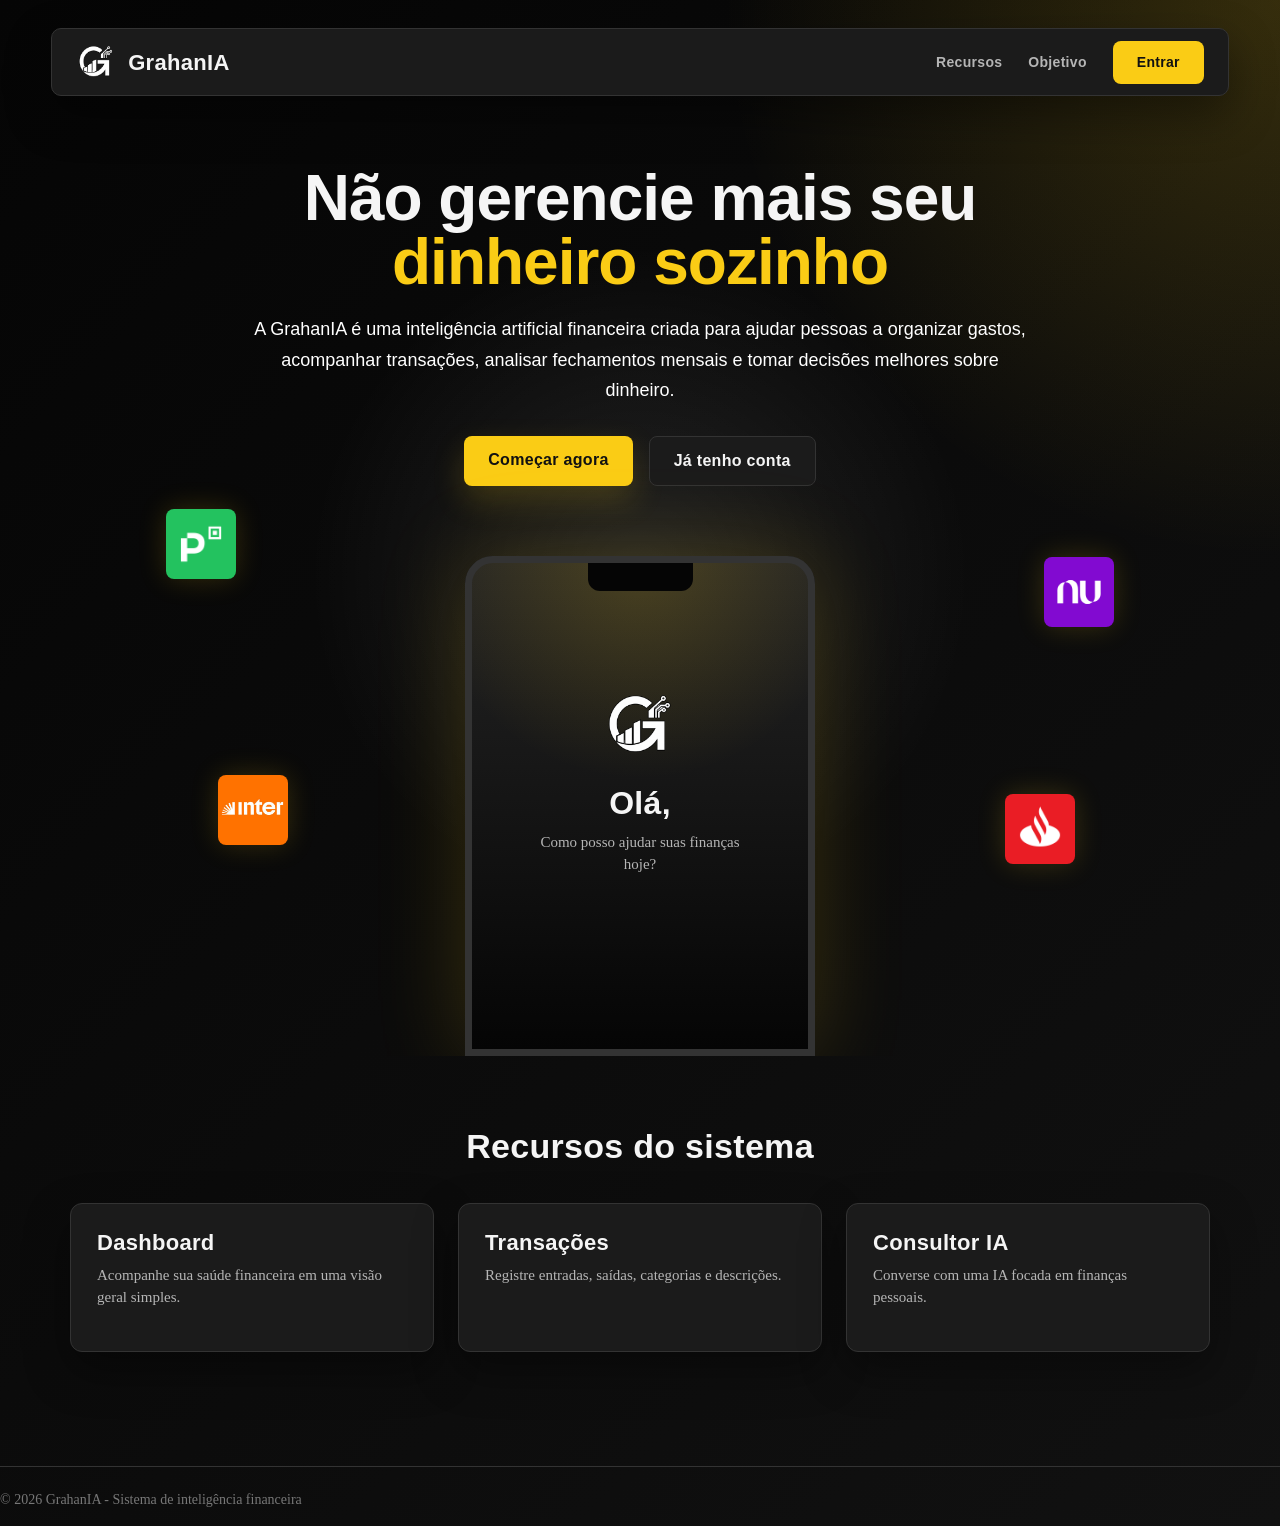
<file: index.html>
<!DOCTYPE html>
<html lang="pt-BR">
<head>
    <meta charset="UTF-8">
    <meta name="viewport" content="width=device-width, initial-scale=1.0">
    <title>GrahanIA</title>

    <!-- Framework CSS Bootstrap -->
    <link href="https://cdn.jsdelivr.net/npm/bootstrap@5.3.3/dist/css/bootstrap.min.css" rel="stylesheet">

    <!-- CSS do projeto -->
    <link rel="stylesheet" href="css/style.css">
</head>
<body>

    <!-- Cabeçalho da página inicial -->
    <header class="home-topbar">
        <a href="index.html" class="home-logo">
            <img src="img/logo.png" alt="Logotipo da GrahanIA">
            <span>GrahanIA</span>
        </a>

        <nav class="home-menu">
            <a href="#recursos">Recursos</a>
            <a href="#objetivo">Objetivo</a>
            <a href="login.html" class="home-login">Entrar</a>
        </nav>
    </header>

    <!-- Conteúdo principal -->
    <main class="home-main">
        <section class="hero-section" id="objetivo">

            <!-- Bancos flutuantes -->
            <div class="bank-floating bank-picpay">
                <img src="img/Picpayicon.png" alt="Logo PicPay">
            </div>

            <div class="bank-floating bank-nubank">
                <img src="img/nubank.png" alt="Logo Nubank">
            </div>

            <div class="bank-floating bank-inter">
                <img src="img/inter.png" alt="Logo Inter">
            </div>

            <div class="bank-floating bank-santander">
                <img src="img/santander-br.png" alt="Logo Santander">
            </div>

            <div class="hero-content">
                <h1>Não gerencie mais seu <span>dinheiro sozinho</span></h1>

                <p>
                    A GrahanIA é uma inteligência artificial financeira criada para ajudar
                    pessoas a organizar gastos, acompanhar transações, analisar fechamentos
                    mensais e tomar decisões melhores sobre dinheiro.
                </p>

                <div class="hero-buttons d-flex justify-content-center gap-3 flex-wrap">
                    <a href="registro.html" class="btn btn-primary custom-primary">Começar agora</a>
                    <a href="login.html" class="btn btn-outline-light custom-secondary">Já tenho conta</a>
                </div>
            </div>

            <div class="phone-preview">
                <div class="phone-top"></div>

                <div class="phone-content">
                    <img src="img/logo.png" alt="Logotipo da GrahanIA">
                    <h2>Olá,</h2>
                    <p>Como posso ajudar suas finanças hoje?</p>
                </div>
            </div>
        </section>

        <section class="home-resources container" id="recursos">
            <h2>Recursos do sistema</h2>

            <div class="row g-4">
                <article class="col-md-4">
                    <div class="resource-card">
                        <h3>Dashboard</h3>
                        <p>Acompanhe sua saúde financeira em uma visão geral simples.</p>
                    </div>
                </article>

                <article class="col-md-4">
                    <div class="resource-card">
                        <h3>Transações</h3>
                        <p>Registre entradas, saídas, categorias e descrições.</p>
                    </div>
                </article>

                <article class="col-md-4">
                    <div class="resource-card">
                        <h3>Consultor IA</h3>
                        <p>Converse com uma IA focada em finanças pessoais.</p>
                    </div>
                </article>
            </div>
        </section>
    </main>

    <!-- Rodapé -->
    <footer class="footer">
        <p>© 2026 GrahanIA - Sistema de inteligência financeira</p>
    </footer>
    <script src="js/tema.js"></script>
</body>
</html>
</file>
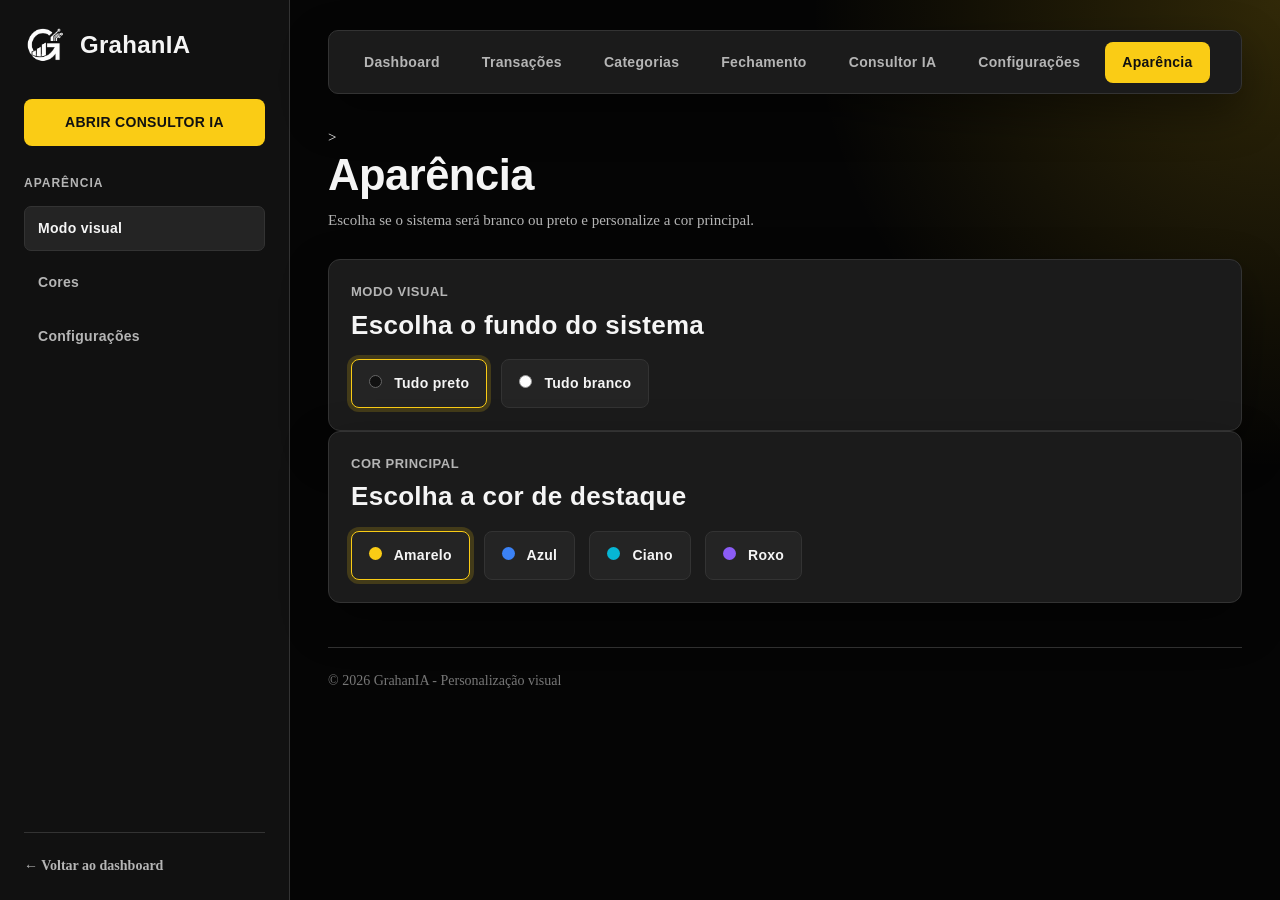
<file: aparencia.html>
<!DOCTYPE html>
<html lang="pt-BR">
<head>
    <meta charset="UTF-8">
    <meta name="viewport" content="width=device-width, initial-scale=1.0">
    <title>Aparência | GrahanIA</title>

    <link href="https://cdn.jsdelivr.net/npm/bootstrap@5.3.3/dist/css/bootstrap.min.css" rel="stylesheet">
    <link rel="stylesheet" href="css/style.css">
</head>
<body>

<div class="app-layout">

    <aside class="sidebar">
        <div>
            <a href="dashboard.html" class="sidebar-logo">
                <img src="img/logo.png" alt="Logotipo da GrahanIA">
                <h2>GrahanIA</h2>
            </a>

            <a href="consultor.html" class="new-chat">Abrir Consultor IA</a>

            <nav class="history">
                <h3>Aparência</h3>
                <a href="#modo" class="active">Modo visual</a>
                <a href="#cores">Cores</a>
                <a href="configuracoes.html">Configurações</a>
            </nav>
        </div>

        <a href="dashboard.html" class="sidebar-bottom-link">← Voltar ao dashboard</a>
    </aside>

    <main class="page-content">

        <nav class="system-top-menu">
            <a href="dashboard.html">Dashboard</a>
            <a href="transacoes.html">Transações</a>
            <a href="categoria.html">Categorias</a>
            <a href="fechamento.html">Fechamento</a>
            <a href="consultor.html">Consultor IA</a>
            <a href="configuracoes.html">Configurações</a>
            <a href="aparencia.html" class="active">Aparência</a>
        </nav>>

        <header class="page-header">
            <div>
                <h1>Aparência</h1>
                <p>Escolha se o sistema será branco ou preto e personalize a cor principal.</p>
            </div>
        </header>

        <section class="chart-card" id="modo">
            <div class="chart-header">
                <p>Modo visual</p>
                <h2>Escolha o fundo do sistema</h2>
            </div>

            <div class="theme-options">
                <button class="theme-button" type="button" data-mode-button="dark" onclick="mudarModo('dark')">
                    <span class="theme-dot theme-dark"></span>
                    Tudo preto
                </button>

                <button class="theme-button" type="button" data-mode-button="white" onclick="mudarModo('white')">
                    <span class="theme-dot theme-white"></span>
                    Tudo branco
                </button>
            </div>
        </section>

        <section class="chart-card" id="cores">
            <div class="chart-header">
                <p>Cor principal</p>
                <h2>Escolha a cor de destaque</h2>
            </div>

            <div class="theme-options">
                <button class="theme-button" type="button" data-accent-button="yellow" onclick="mudarCor('yellow')">
                    <span class="theme-dot theme-yellow"></span>
                    Amarelo
                </button>

                <button class="theme-button" type="button" data-accent-button="blue" onclick="mudarCor('blue')">
                    <span class="theme-dot theme-blue"></span>
                    Azul
                </button>

                <button class="theme-button" type="button" data-accent-button="cyan" onclick="mudarCor('cyan')">
                    <span class="theme-dot theme-cyan"></span>
                    Ciano
                </button>

                <button class="theme-button" type="button" data-accent-button="purple" onclick="mudarCor('purple')">
                    <span class="theme-dot theme-purple"></span>
                    Roxo
                </button>
            </div>
        </section>

        <footer class="footer">
            <p>© 2026 GrahanIA - Personalização visual</p>
        </footer>

    </main>

</div>

<script src="js/tema.js"></script>
</body>
</html>
</file>
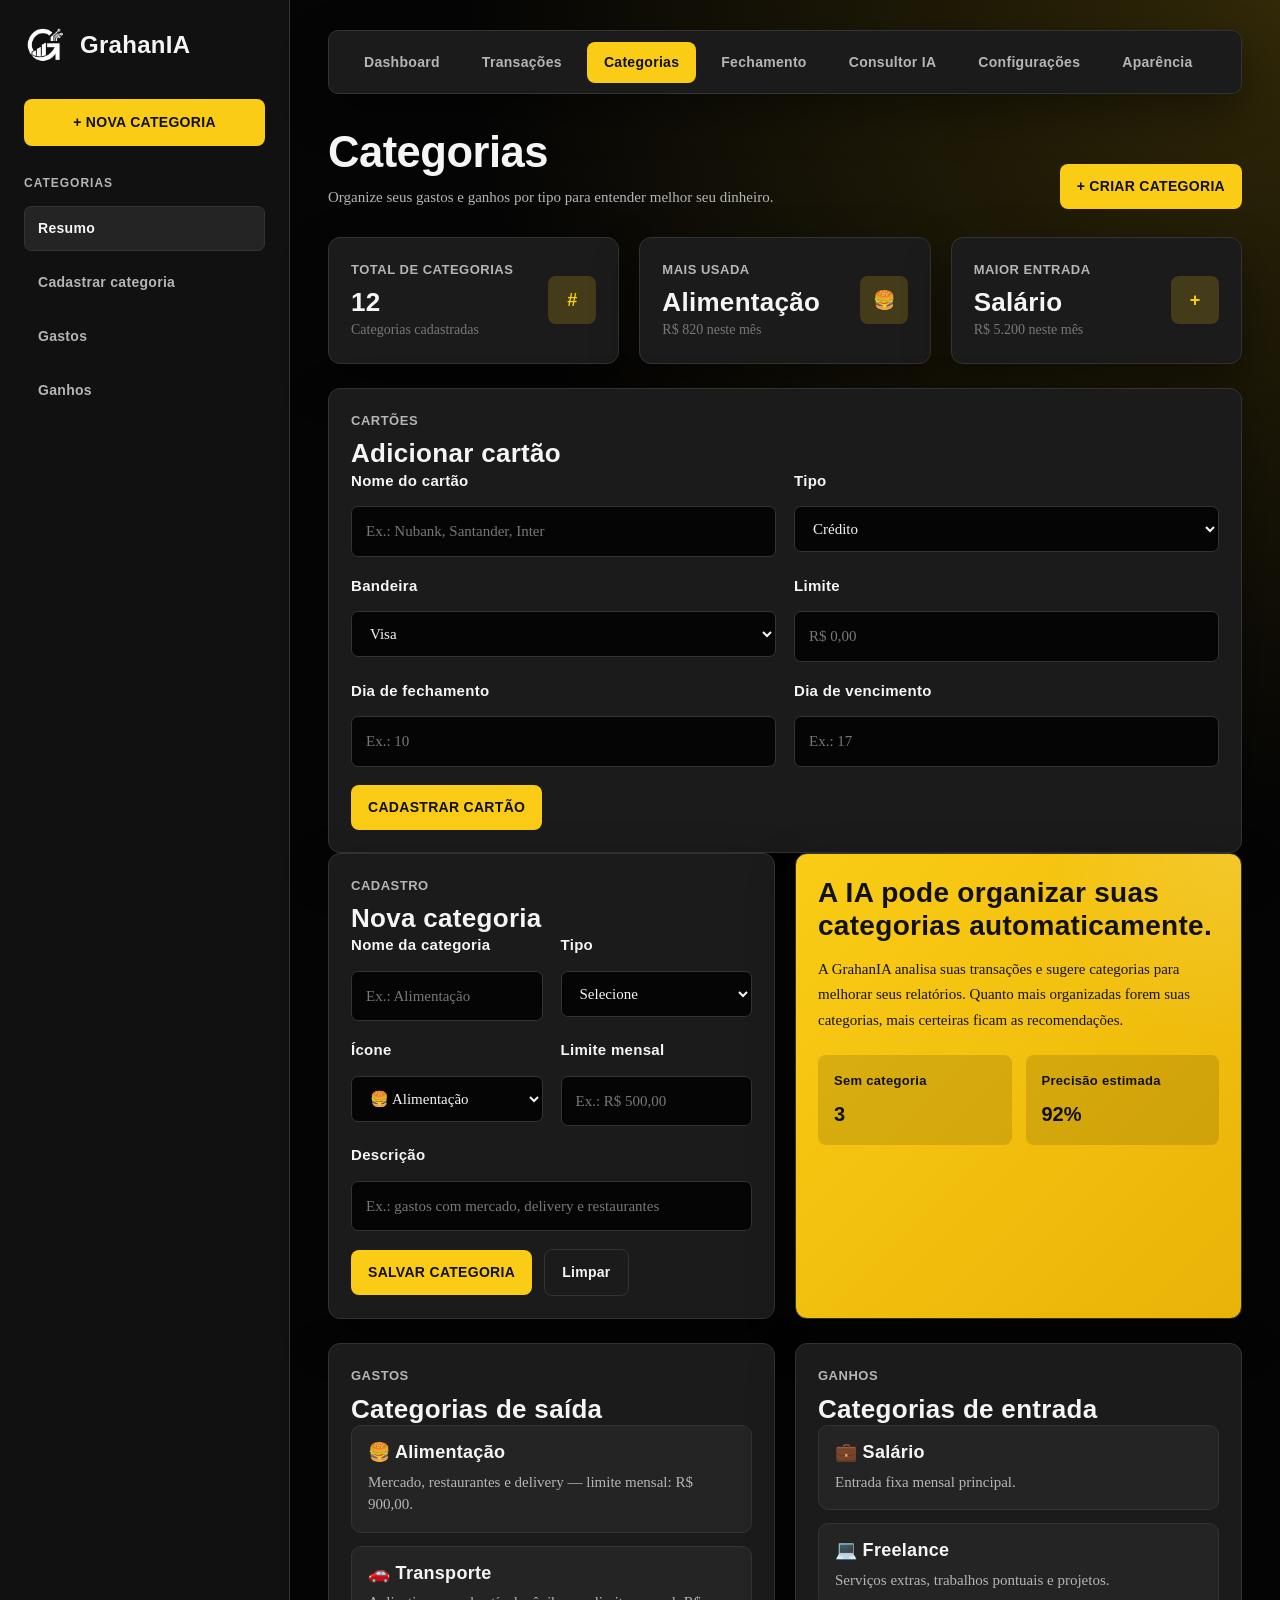
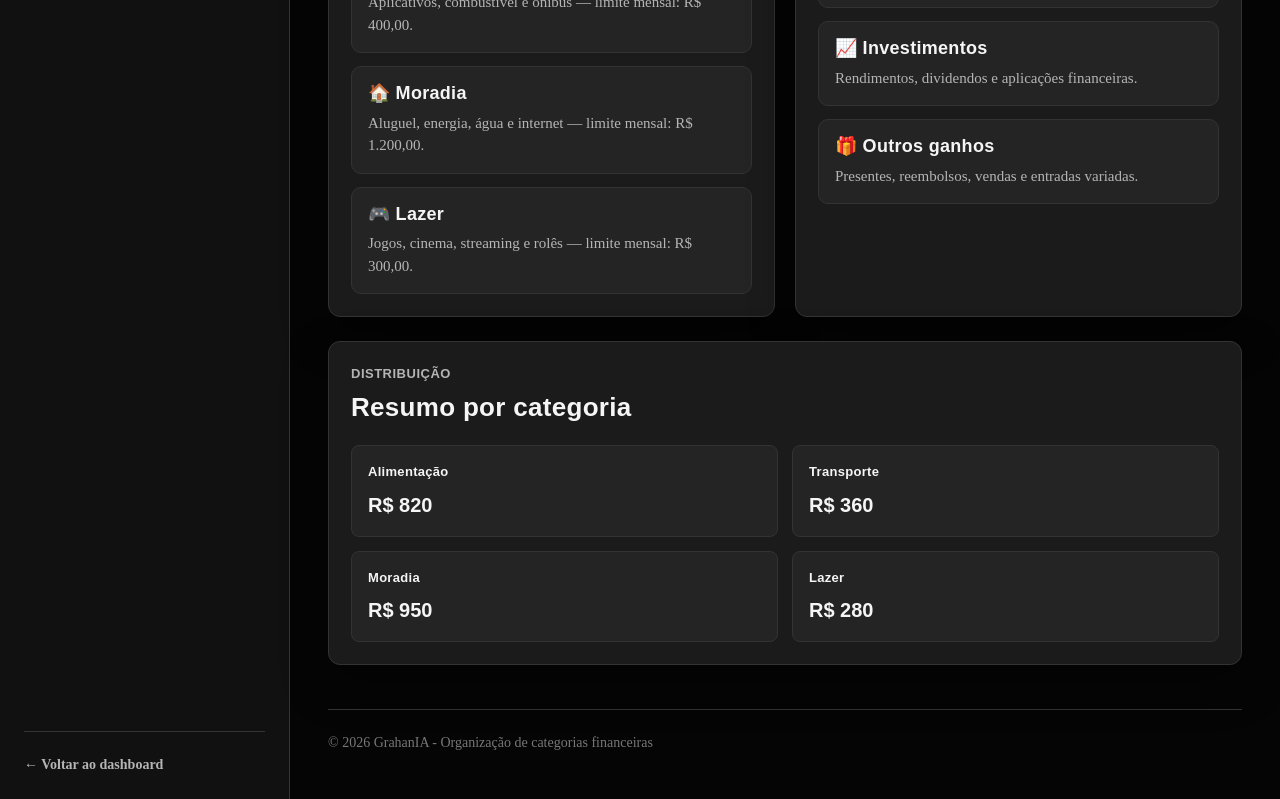
<file: categoria.html>
<!DOCTYPE html>
<html lang="pt-BR">
<head>
    <meta charset="UTF-8">
    <meta name="viewport" content="width=device-width, initial-scale=1.0">
    <title>Categorias | GrahanIA</title>

    <link href="https://cdn.jsdelivr.net/npm/bootstrap@5.3.3/dist/css/bootstrap.min.css" rel="stylesheet">
    <link rel="stylesheet" href="css/style.css">
</head>
<body>

<div class="app-layout">

    <aside class="sidebar">
        <div>
            <a href="dashboard.html" class="sidebar-logo">
                <img src="img/logo.png" alt="Logotipo da GrahanIA">
                <h2>GrahanIA</h2>
            </a>

            <a href="#nova-categoria" class="new-chat">+ Nova categoria</a>

            <nav class="history">
                <h3>Categorias</h3>
                <a href="#resumo" class="active">Resumo</a>
                <a href="#nova-categoria">Cadastrar categoria</a>
                <a href="#categorias-gastos">Gastos</a>
                <a href="#categorias-ganhos">Ganhos</a>
            </nav>
        </div>

        <a href="dashboard.html" class="sidebar-bottom-link">← Voltar ao dashboard</a>
    </aside>

    <main class="page-content">

            <nav class="system-top-menu">
                <a href="dashboard.html">Dashboard</a>
                <a href="transacoes.html">Transações</a>
                <a href="categoria.html" class="active">Categorias</a>
                <a href="fechamento.html">Fechamento</a>
                <a href="consultor.html">Consultor IA</a>
                <a href="configuracoes.html">Configurações</a>
                <a href="aparencia.html">Aparência</a>
            </nav>

        <header class="page-header">
            <div>
                <h1>Categorias</h1>
                <p>Organize seus gastos e ganhos por tipo para entender melhor seu dinheiro.</p>
            </div>

            <div class="page-actions">
                <a href="#nova-categoria" class="new-button">+ Criar categoria</a>
            </div>
        </header>

        <section class="cards-row" id="resumo">
            <article class="money-card">
                <div>
                    <p>Total de categorias</p>
                    <h2>12</h2>
                    <small>Categorias cadastradas</small>
                </div>

                <div class="card-icon">#</div>
            </article>

            <article class="money-card">
                <div>
                    <p>Mais usada</p>
                    <h2>Alimentação</h2>
                    <small>R$ 820 neste mês</small>
                </div>

                <div class="card-icon">🍔</div>
            </article>

            <article class="money-card">
                <div>
                    <p>Maior entrada</p>
                    <h2>Salário</h2>
                    <small>R$ 5.200 neste mês</small>
                </div>

                <div class="card-icon">+</div>
            </article>
        </section>

        <section class="chart-card" id="cartoes">
            <div class="chart-header">
                <p>Cartões</p>
                <h2>Adicionar cartão</h2>
            </div>

            <form action="#" method="post">
                <div class="form-grid">
                    <div>
                        <label for="nome-cartao">Nome do cartão</label>
                        <input type="text" id="nome-cartao" name="nome-cartao" class="form-field" placeholder="Ex.: Nubank, Santander, Inter">
                    </div>

                    <div>
                        <label for="tipo-cartao">Tipo</label>
                        <select id="tipo-cartao" name="tipo-cartao" class="form-field">
                            <option>Crédito</option>
                            <option>Débito</option>
                            <option>Crédito e débito</option>
                        </select>
                    </div>

                    <div>
                        <label for="bandeira-cartao">Bandeira</label>
                        <select id="bandeira-cartao" name="bandeira-cartao" class="form-field">
                            <option>Visa</option>
                            <option>Mastercard</option>
                            <option>Elo</option>
                            <option>American Express</option>
                        </select>
                    </div>

                    <div>
                        <label for="limite-cartao">Limite</label>
                        <input type="text" id="limite-cartao" name="limite-cartao" class="form-field" placeholder="R$ 0,00">
                    </div>

                    <div>
                        <label for="fechamento-cartao">Dia de fechamento</label>
                        <input type="number" id="fechamento-cartao" name="fechamento-cartao" class="form-field" placeholder="Ex.: 10">
                    </div>

                    <div>
                        <label for="vencimento-cartao">Dia de vencimento</label>
                        <input type="number" id="vencimento-cartao" name="vencimento-cartao" class="form-field" placeholder="Ex.: 17">
                    </div>
                </div>

                <div class="form-actions">
                    <button type="submit" class="new-button">Cadastrar cartão</button>
                </div>
            </form>
        </section>

        <section class="dashboard-grid">

            <article class="chart-card" id="nova-categoria">
                <div class="chart-header">
                    <p>Cadastro</p>
                    <h2>Nova categoria</h2>
                </div>

                <form action="#" method="post">
                    <div class="form-grid">
                        <div>
                            <label for="nome-categoria">Nome da categoria</label>
                            <input 
                                type="text" 
                                id="nome-categoria" 
                                name="nome-categoria" 
                                class="form-field" 
                                placeholder="Ex.: Alimentação"
                                required
                            >
                        </div>

                        <div>
                            <label for="tipo-categoria">Tipo</label>
                            <select id="tipo-categoria" name="tipo-categoria" class="form-field" required>
                                <option value="">Selecione</option>
                                <option value="gasto">Gasto</option>
                                <option value="ganho">Ganho</option>
                                <option value="investimento">Investimento</option>
                            </select>
                        </div>

                        <div>
                            <label for="icone-categoria">Ícone</label>
                            <select id="icone-categoria" name="icone-categoria" class="form-field">
                                <option>🍔 Alimentação</option>
                                <option>🚗 Transporte</option>
                                <option>🏠 Moradia</option>
                                <option>🎮 Lazer</option>
                                <option>💼 Salário</option>
                                <option>📈 Investimentos</option>
                                <option>💳 Cartão</option>
                            </select>
                        </div>

                        <div>
                            <label for="limite-categoria">Limite mensal</label>
                            <input 
                                type="text" 
                                id="limite-categoria" 
                                name="limite-categoria" 
                                class="form-field" 
                                placeholder="Ex.: R$ 500,00"
                            >
                        </div>
                    </div>

                    <div>
                        <label for="descricao-categoria">Descrição</label>
                        <input 
                            type="text" 
                            id="descricao-categoria" 
                            name="descricao-categoria" 
                            class="form-field" 
                            placeholder="Ex.: gastos com mercado, delivery e restaurantes"
                        >
                    </div>

                    <div class="form-actions">
                        <button type="submit" class="new-button">Salvar categoria</button>
                        <button type="reset" class="date-button">Limpar</button>
                    </div>
                </form>
            </article>

            <article class="ia-card">
                <h2>A IA pode organizar suas categorias automaticamente.</h2>

                <p>
                    A GrahanIA analisa suas transações e sugere categorias para melhorar seus relatórios.
                    Quanto mais organizadas forem suas categorias, mais certeiras ficam as recomendações.
                </p>

                <div class="ia-stats">
                    <div>
                        <span>Sem categoria</span>
                        <strong>3</strong>
                    </div>

                    <div>
                        <span>Precisão estimada</span>
                        <strong>92%</strong>
                    </div>
                </div>
            </article>

        </section>

        <section class="dashboard-grid">

            <article class="chart-card" id="categorias-gastos">
                <div class="chart-header">
                    <p>Gastos</p>
                    <h2>Categorias de saída</h2>
                </div>

                <div class="transaction-list">
                    <article>
                        <h3>🍔 Alimentação</h3>
                        <p>Mercado, restaurantes e delivery — limite mensal: R$ 900,00.</p>
                    </article>

                    <article>
                        <h3>🚗 Transporte</h3>
                        <p>Aplicativos, combustível e ônibus — limite mensal: R$ 400,00.</p>
                    </article>

                    <article>
                        <h3>🏠 Moradia</h3>
                        <p>Aluguel, energia, água e internet — limite mensal: R$ 1.200,00.</p>
                    </article>

                    <article>
                        <h3>🎮 Lazer</h3>
                        <p>Jogos, cinema, streaming e rolês — limite mensal: R$ 300,00.</p>
                    </article>
                </div>
            </article>

            <article class="chart-card" id="categorias-ganhos">
                <div class="chart-header">
                    <p>Ganhos</p>
                    <h2>Categorias de entrada</h2>
                </div>

                <div class="transaction-list">
                    <article>
                        <h3>💼 Salário</h3>
                        <p>Entrada fixa mensal principal.</p>
                    </article>

                    <article>
                        <h3>💻 Freelance</h3>
                        <p>Serviços extras, trabalhos pontuais e projetos.</p>
                    </article>

                    <article>
                        <h3>📈 Investimentos</h3>
                        <p>Rendimentos, dividendos e aplicações financeiras.</p>
                    </article>

                    <article>
                        <h3>🎁 Outros ganhos</h3>
                        <p>Presentes, reembolsos, vendas e entradas variadas.</p>
                    </article>
                </div>
            </article>

        </section>

        <section class="chart-card">
            <div class="chart-header">
                <p>Distribuição</p>
                <h2>Resumo por categoria</h2>
            </div>

            <div class="ia-stats simple-stats">
                <div>
                    <span>Alimentação</span>
                    <strong>R$ 820</strong>
                </div>

                <div>
                    <span>Transporte</span>
                    <strong>R$ 360</strong>
                </div>

                <div>
                    <span>Moradia</span>
                    <strong>R$ 950</strong>
                </div>

                <div>
                    <span>Lazer</span>
                    <strong>R$ 280</strong>
                </div>
            </div>
        </section>

        <footer class="footer">
            <p>© 2026 GrahanIA - Organização de categorias financeiras</p>
        </footer>

    </main>

</div>

<script src="js/tema.js"></script>
</body>
</html>
</file>
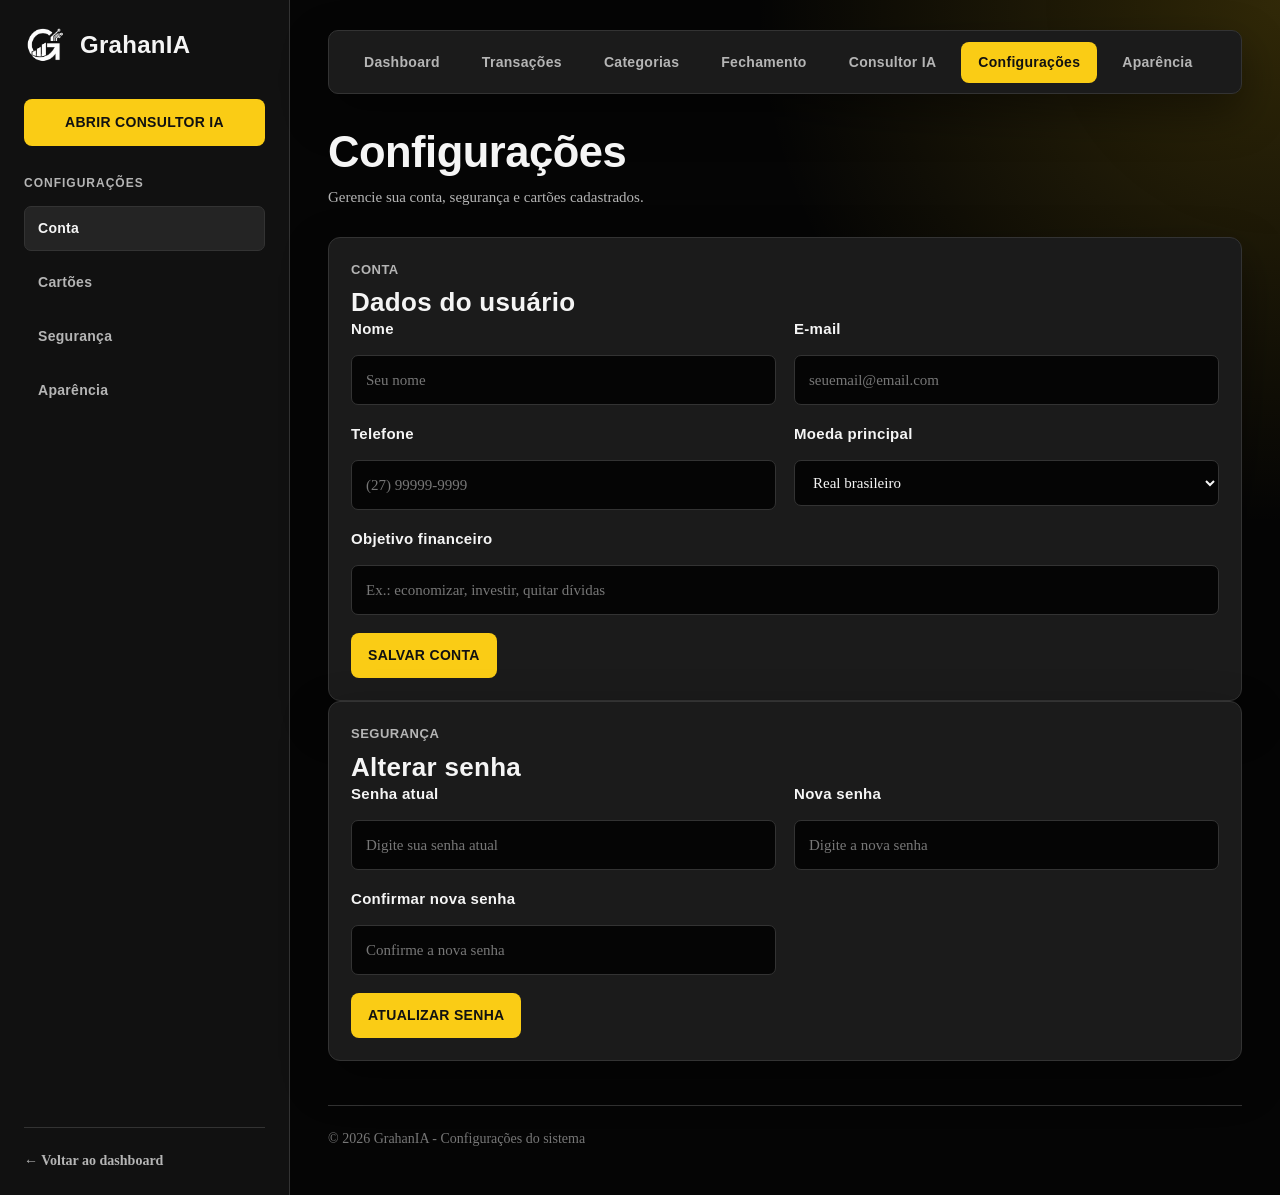
<file: configuracoes.html>
<!DOCTYPE html>
<html lang="pt-BR">
<head>
    <meta charset="UTF-8">
    <meta name="viewport" content="width=device-width, initial-scale=1.0">
    <title>Configurações | GrahanIA</title>

    <link href="https://cdn.jsdelivr.net/npm/bootstrap@5.3.3/dist/css/bootstrap.min.css" rel="stylesheet">
    <link rel="stylesheet" href="css/style.css">
</head>
<body>

<div class="app-layout">

    <aside class="sidebar">
        <div>
            <a href="dashboard.html" class="sidebar-logo">
                <img src="img/logo.png" alt="Logotipo da GrahanIA">
                <h2>GrahanIA</h2>
            </a>

            <a href="consultor.html" class="new-chat">Abrir Consultor IA</a>

            <nav class="history">
                <h3>Configurações</h3>
                <a href="#conta" class="active">Conta</a>
                <a href="#cartoes">Cartões</a>
                <a href="#seguranca">Segurança</a>
                <a href="aparencia.html">Aparência</a>
            </nav>
        </div>

        <a href="dashboard.html" class="sidebar-bottom-link">← Voltar ao dashboard</a>
    </aside>

    <main class="page-content">

        <nav class="system-top-menu">
            <a href="dashboard.html">Dashboard</a>
            <a href="transacoes.html">Transações</a>
            <a href="categoria.html">Categorias</a>
            <a href="fechamento.html">Fechamento</a>
            <a href="consultor.html">Consultor IA</a>
            <a href="configuracoes.html" class="active">Configurações</a>
            <a href="aparencia.html">Aparência</a>
        </nav>

        <header class="page-header">
            <div>
                <h1>Configurações</h1>
                <p>Gerencie sua conta, segurança e cartões cadastrados.</p>
            </div>
        </header>

        <section class="chart-card" id="conta">
            <div class="chart-header">
                <p>Conta</p>
                <h2>Dados do usuário</h2>
            </div>

            <form action="#" method="post">
                <div class="form-grid">
                    <div>
                        <label for="nome">Nome</label>
                        <input type="text" id="nome" name="nome" class="form-field" placeholder="Seu nome">
                    </div>

                    <div>
                        <label for="email">E-mail</label>
                        <input type="email" id="email" name="email" class="form-field" placeholder="seuemail@email.com">
                    </div>

                    <div>
                        <label for="telefone">Telefone</label>
                        <input type="text" id="telefone" name="telefone" class="form-field" placeholder="(27) 99999-9999">
                    </div>

                    <div>
                        <label for="moeda">Moeda principal</label>
                        <select id="moeda" name="moeda" class="form-field">
                            <option>Real brasileiro</option>
                            <option>Dólar americano</option>
                            <option>Euro</option>
                        </select>
                    </div>
                </div>

                <div>
                    <label for="objetivo">Objetivo financeiro</label>
                    <input type="text" id="objetivo" name="objetivo" class="form-field" placeholder="Ex.: economizar, investir, quitar dívidas">
                </div>

                <div class="form-actions">
                    <button type="submit" class="new-button">Salvar conta</button>
                </div>
            </form>
        </section>

        <section class="chart-card" id="seguranca">
            <div class="chart-header">
                <p>Segurança</p>
                <h2>Alterar senha</h2>
            </div>

            <form action="#" method="post">
                <div class="form-grid">
                    <div>
                        <label for="senha-atual">Senha atual</label>
                        <input type="password" id="senha-atual" name="senha-atual" class="form-field" placeholder="Digite sua senha atual">
                    </div>

                    <div>
                        <label for="nova-senha">Nova senha</label>
                        <input type="password" id="nova-senha" name="nova-senha" class="form-field" placeholder="Digite a nova senha">
                    </div>

                    <div>
                        <label for="confirmar-senha">Confirmar nova senha</label>
                        <input type="password" id="confirmar-senha" name="confirmar-senha" class="form-field" placeholder="Confirme a nova senha">
                    </div>
                </div>

                <div class="form-actions">
                    <button type="submit" class="new-button">Atualizar senha</button>
                </div>
            </form>
        </section>

        <footer class="footer">
            <p>© 2026 GrahanIA - Configurações do sistema</p>
        </footer>

    </main>

</div>

<script src="js/tema.js"></script>
</body>
</html>
</file>
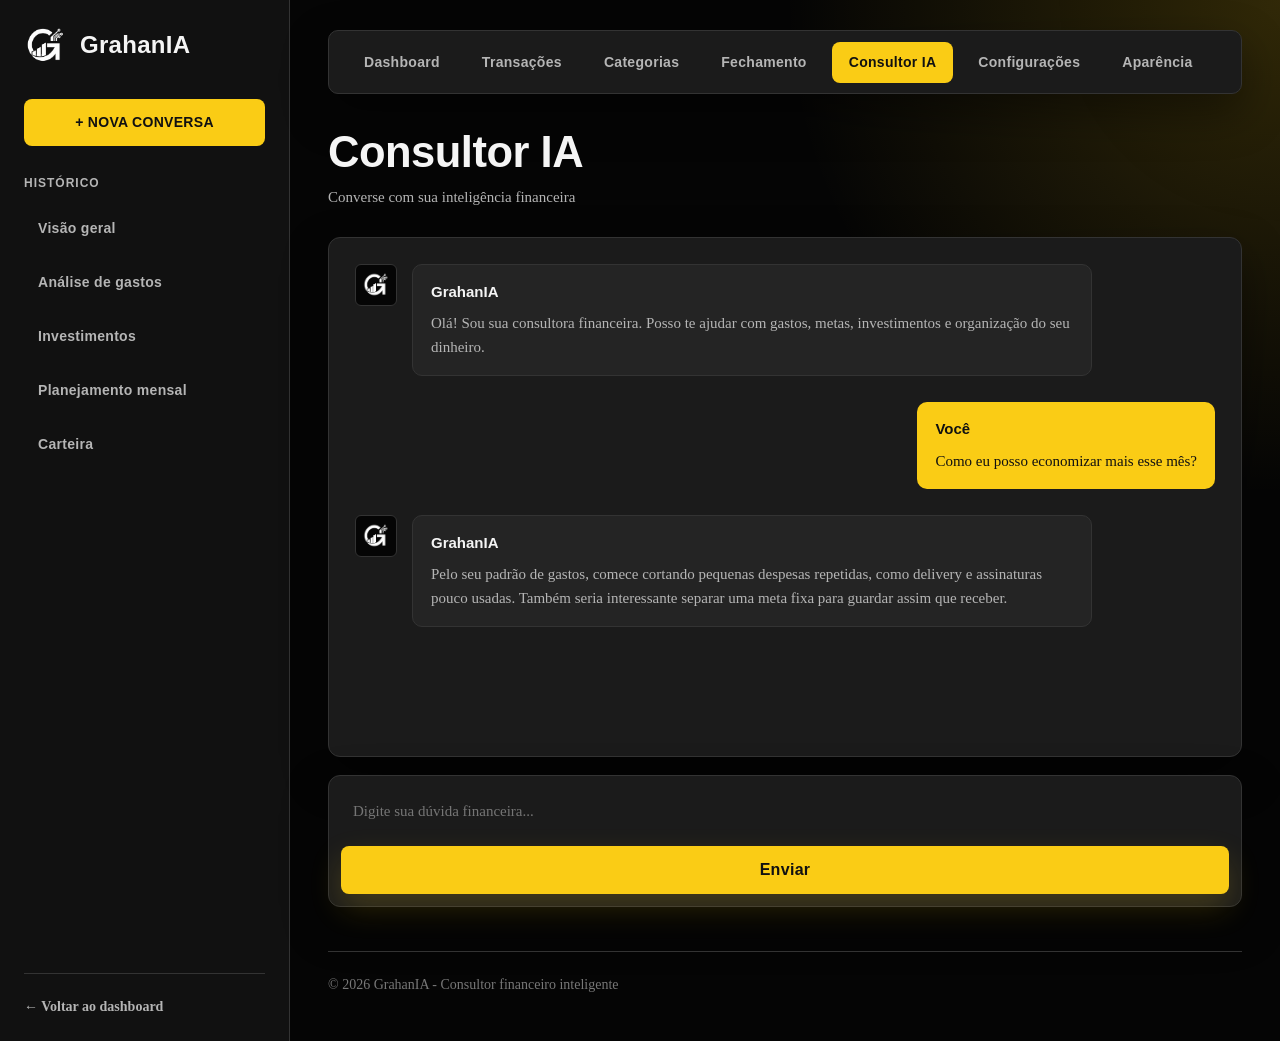
<file: consultor.html>
<!DOCTYPE html>
<html lang="pt-BR">
<head>
    <meta charset="UTF-8">
    <meta name="viewport" content="width=device-width, initial-scale=1.0">
    <title>Consultor IA | GrahanIA</title>

    <!-- Framework CSS Bootstrap -->
    <link href="https://cdn.jsdelivr.net/npm/bootstrap@5.3.3/dist/css/bootstrap.min.css" rel="stylesheet">

    <!-- CSS do projeto -->
    <link rel="stylesheet" href="css/style.css">
</head>
<body>

    <div class="app-layout">

        <!-- Menu lateral com histórico -->
        <aside class="sidebar consultor-sidebar">
            <div>
                <a href="dashboard.html" class="sidebar-logo">
                    <img src="img/logo.png" alt="Logotipo da GrahanIA">
                    <h2>GrahanIA</h2>
                </a>

                <a href="#" class="new-chat">+ Nova conversa</a>

                <nav class="history">
                    <h3>Histórico</h3>
                    <a href="#">Visão geral</a>
                    <a href="#">Análise de gastos</a>
                    <a href="#">Investimentos</a>
                    <a href="#">Planejamento mensal</a>
                    <a href="#">Carteira</a>
                </nav>
            </div>

            <a href="dashboard.html" class="sidebar-bottom-link">← Voltar ao dashboard</a>
        </aside>

        <!-- Conteúdo principal -->
        <main class="page-content chat-page">

            <!-- Menu superior -->
            <nav class="system-top-menu">
                <a href="dashboard.html">Dashboard</a>
                <a href="transacoes.html">Transações</a>
                <a href="categoria.html">Categorias</a>
                <a href="fechamento.html">Fechamento</a>
                <a href="consultor.html" class="active">Consultor IA</a>
                <a href="configuracoes.html">Configurações</a>
                <a href="aparencia.html">Aparência</a>
            </nav>

            <header class="page-header">
                <div>
                    <h1>Consultor IA</h1>
                    <p>Converse com sua inteligência financeira</p>
                </div>
            </header>

            <section class="chat-box">
                <article class="message ia-message">
                    <img src="img/logo.png" alt="Ícone da IA GrahanIA">
                    <div>
                        <strong>GrahanIA</strong>
                        <p>
                            Olá! Sou sua consultora financeira. Posso te ajudar com gastos,
                            metas, investimentos e organização do seu dinheiro.
                        </p>
                    </div>
                </article>

                <article class="message user-message">
                    <div>
                        <strong>Você</strong>
                        <p>Como eu posso economizar mais esse mês?</p>
                    </div>
                </article>

                <article class="message ia-message">
                    <img src="img/logo.png" alt="Ícone da IA GrahanIA">
                    <div>
                        <strong>GrahanIA</strong>
                        <p>
                            Pelo seu padrão de gastos, comece cortando pequenas despesas repetidas,
                            como delivery e assinaturas pouco usadas. Também seria interessante
                            separar uma meta fixa para guardar assim que receber.
                        </p>
                    </div>
                </article>
            </section>

            <form class="chat-input-area" action="#" method="post">
                <label for="mensagem-ia" class="visually-hidden">Mensagem para a IA</label>
                <input type="text" id="mensagem-ia" name="mensagem" placeholder="Digite sua dúvida financeira...">
                <button type="submit" class="btn btn-primary">Enviar</button>
            </form>

            <footer class="footer">
                <p>© 2026 GrahanIA - Consultor financeiro inteligente</p>
            </footer>

        </main>

    </div>
    <script src="js/tema.js"></script>
</body>
</html>
</file>
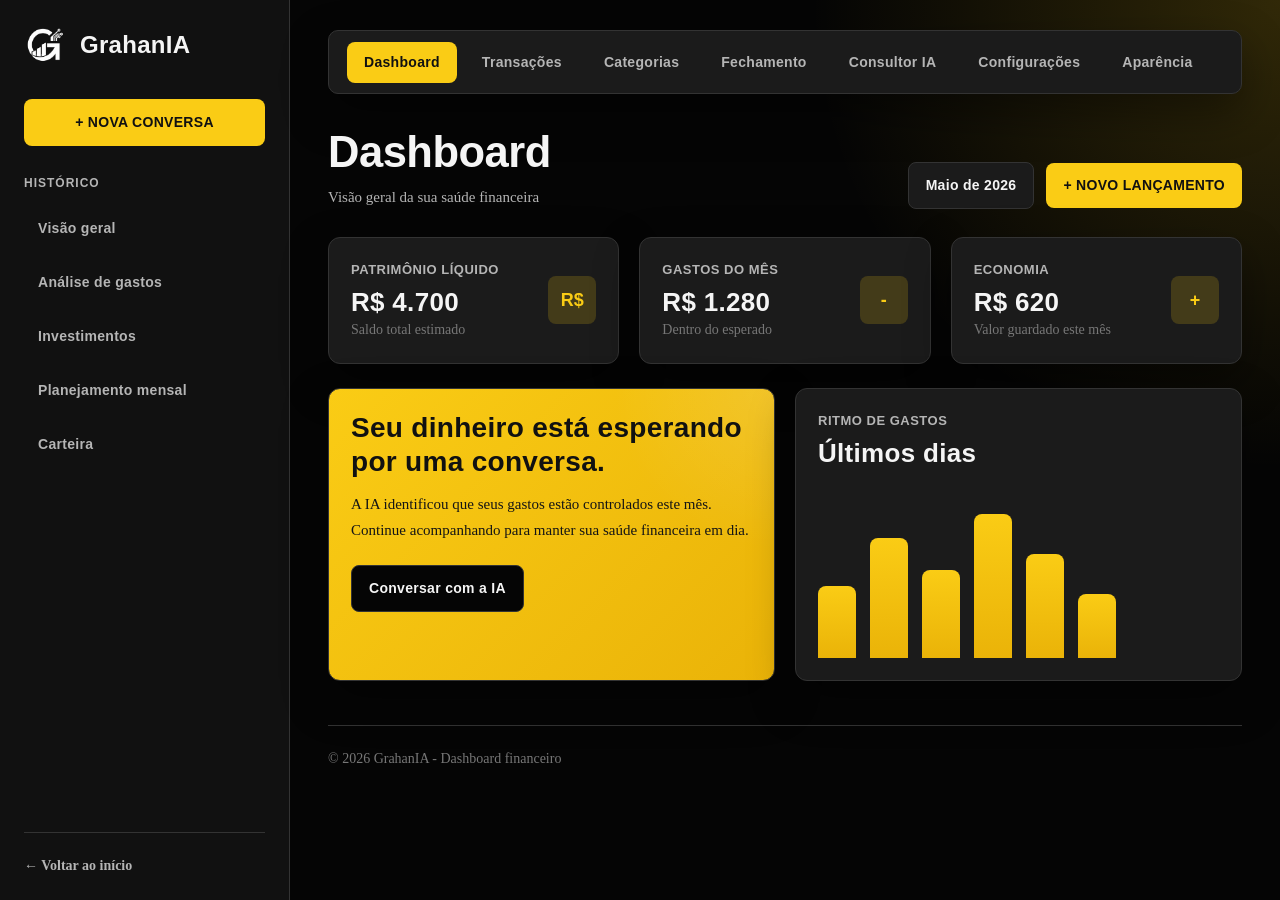
<file: dashboard.html>
<!DOCTYPE html>
<html lang="pt-BR">
<head>
    <meta charset="UTF-8">
    <meta name="viewport" content="width=device-width, initial-scale=1.0">
    <title>Dashboard | GrahanIA</title>

    <!-- Framework CSS Bootstrap -->
    <link href="https://cdn.jsdelivr.net/npm/bootstrap@5.3.3/dist/css/bootstrap.min.css" rel="stylesheet">

    <!-- CSS do projeto -->
    <link rel="stylesheet" href="css/style.css">
</head>
<body>

    <div class="app-layout">

        <!-- Menu lateral -->
        <aside class="sidebar">
            <div>
                <a href="index.html" class="sidebar-logo">
                    <img src="img/logo.png" alt="Logotipo da GrahanIA">
                    <h2>GrahanIA</h2>
                </a>

                <a href="consultor.html" class="new-chat">+ Nova conversa</a>

                <nav class="history">
                    <h3>Histórico</h3>
                    <a href="#">Visão geral</a>
                    <a href="#">Análise de gastos</a>
                    <a href="#">Investimentos</a>
                    <a href="#">Planejamento mensal</a>
                    <a href="#">Carteira</a>
                </nav>
            </div>

            <a href="index.html" class="sidebar-bottom-link">← Voltar ao início</a>
        </aside>

        <!-- Conteúdo principal -->
        <main class="page-content">

            <!-- Menu superior -->
            <nav class="system-top-menu">
                <a href="dashboard.html" class="active">Dashboard</a>
                <a href="transacoes.html">Transações</a>
                <a href="categoria.html">Categorias</a>
                <a href="fechamento.html">Fechamento</a>
                <a href="consultor.html">Consultor IA</a>
                <a href="configuracoes.html">Configurações</a>
                <a href="aparencia.html">Aparência</a>
            </nav>

            <header class="page-header">
                <div>
                    <h1>Dashboard</h1>
                    <p>Visão geral da sua saúde financeira</p>
                </div>

                <div class="page-actions">
                    <button class="date-button">Maio de 2026</button>
                    <a href="transacoes.html" class="new-button">+ Novo lançamento</a>
                </div>
            </header>

            <section class="cards-row">
                <article class="money-card">
                    <div>
                        <p>Patrimônio líquido</p>
                        <h2>R$ 4.700</h2>
                        <small>Saldo total estimado</small>
                    </div>
                    <div class="card-icon azul">R$</div>
                </article>

                <article class="money-card">
                    <div>
                        <p>Gastos do mês</p>
                        <h2>R$ 1.280</h2>
                        <small>Dentro do esperado</small>
                    </div>
                    <div class="card-icon cinza">-</div>
                </article>

                <article class="money-card">
                    <div>
                        <p>Economia</p>
                        <h2>R$ 620</h2>
                        <small>Valor guardado este mês</small>
                    </div>
                    <div class="card-icon azul">+</div>
                </article>
            </section>

            <section class="dashboard-grid">
                <article class="ia-card">
                    <h2>Seu dinheiro está esperando por uma conversa.</h2>
                    <p>
                        A IA identificou que seus gastos estão controlados este mês.
                        Continue acompanhando para manter sua saúde financeira em dia.
                    </p>
                    <a href="consultor.html" class="dark-button">Conversar com a IA</a>
                </article>

                <article class="chart-card">
                    <div class="chart-header">
                        <p>Ritmo de gastos</p>
                        <h2>Últimos dias</h2>
                    </div>

                    <div class="fake-chart">
                        <span class="bar h-45"></span>
                        <span class="bar h-75"></span>
                        <span class="bar h-55"></span>
                        <span class="bar h-90"></span>
                        <span class="bar h-65"></span>
                        <span class="bar h-40"></span>
                    </div>
                </article>
            </section>

            <footer class="footer">
                <p>© 2026 GrahanIA - Dashboard financeiro</p>
            </footer>

        </main>

    </div>
    <script src="js/tema.js"></script>
</body>
</html>
</file>
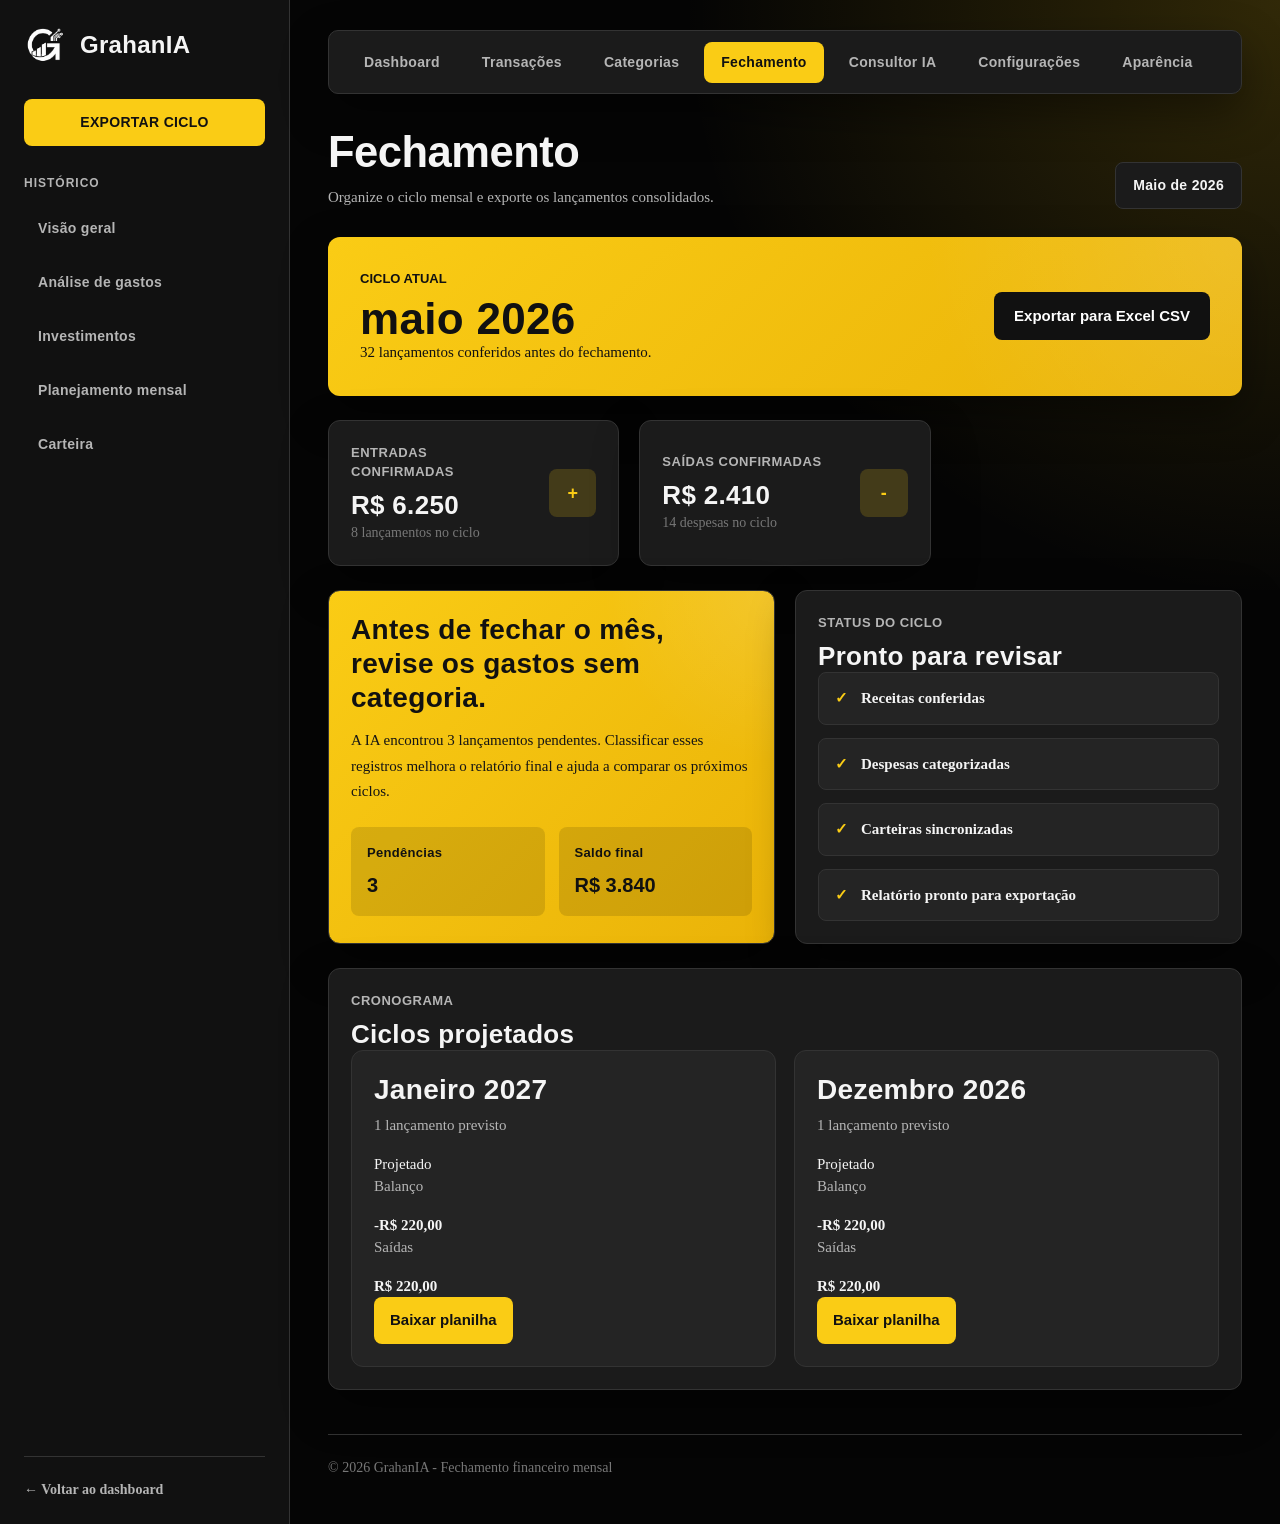
<file: fechamento.html>
<!DOCTYPE html>
<html lang="pt-BR">
<head>
    <meta charset="UTF-8">
    <meta name="viewport" content="width=device-width, initial-scale=1.0">
    <title>Fechamento | GrahanIA</title>

    <!-- Framework CSS Bootstrap -->
    <link href="https://cdn.jsdelivr.net/npm/bootstrap@5.3.3/dist/css/bootstrap.min.css" rel="stylesheet">

    <!-- CSS do projeto -->
    <link rel="stylesheet" href="css/style.css">
</head>
<body>

    <div class="app-layout">

        <!-- Menu lateral -->
        <aside class="sidebar">
            <div>
                <a href="dashboard.html" class="sidebar-logo">
                    <img src="img/logo.png" alt="Logotipo da GrahanIA">
                    <h2>GrahanIA</h2>
                </a>

                <a href="#exportar-ciclo" class="new-chat">Exportar ciclo</a>

                <nav class="history">
                    <h3>Histórico</h3>
                    <a href="#">Visão geral</a>
                    <a href="#">Análise de gastos</a>
                    <a href="#">Investimentos</a>
                    <a href="#">Planejamento mensal</a>
                    <a href="#">Carteira</a>
                </nav>
            </div>

            <a href="dashboard.html" class="sidebar-bottom-link">← Voltar ao dashboard</a>
        </aside>

        <!-- Conteúdo principal -->
        <main class="page-content">

            <!-- Menu superior -->
            <nav class="system-top-menu">
                <a href="dashboard.html">Dashboard</a>
                <a href="transacoes.html">Transações</a>
                <a href="categoria.html">Categorias</a>
                <a href="fechamento.html" class="active">Fechamento</a>
                <a href="consultor.html">Consultor IA</a>
                <a href="configuracoes.html">Configurações</a>
                <a href="aparencia.html">Aparência</a>
            </nav>

            <header class="page-header">
                <div>
                    <h1>Fechamento</h1>
                    <p>Organize o ciclo mensal e exporte os lançamentos consolidados.</p>
                </div>

                <div class="page-actions">
                    <button class="date-button">Maio de 2026</button>
                </div>
            </header>

            <section class="fechamento-hero" id="ciclo-atual">
                <div>
                    <p>Ciclo atual</p>
                    <h2>maio 2026</h2>
                    <span>32 lançamentos conferidos antes do fechamento.</span>
                </div>

                <a href="#" class="fechamento-export" id="exportar-ciclo">Exportar para Excel CSV</a>
            </section>

            <section class="cards-row" id="resumo-fechamento">
                <article class="money-card">
                    <div>
                        <p>Entradas confirmadas</p>
                        <h2>R$ 6.250</h2>
                        <small>8 lançamentos no ciclo</small>
                    </div>
                    <div class="card-icon azul">+</div>
                </article>

                <article class="money-card">
                    <div>
                        <p>Saídas confirmadas</p>
                        <h2>R$ 2.410</h2>
                        <small>14 despesas no ciclo</small>
                    </div>
                    <div class="card-icon cinza">-</div>
                </article>
            </section>

            <section class="dashboard-grid">
                <article class="ia-card" id="pendencias">
                    <h2>Antes de fechar o mês, revise os gastos sem categoria.</h2>

                    <p>
                        A IA encontrou 3 lançamentos pendentes.
                        Classificar esses registros melhora o relatório final e ajuda
                        a comparar os próximos ciclos.
                    </p>

                    <div class="ia-stats">
                        <div>
                            <span>Pendências</span>
                            <strong>3</strong>
                        </div>

                        <div>
                            <span>Saldo final</span>
                            <strong>R$ 3.840</strong>
                        </div>
                    </div>
                </article>

                <article class="chart-card">
                    <div class="chart-header">
                        <p>Status do ciclo</p>
                        <h2>Pronto para revisar</h2>
                    </div>

                    <div class="checklist">
                        <p>Receitas conferidas</p>
                        <p>Despesas categorizadas</p>
                        <p>Carteiras sincronizadas</p>
                        <p>Relatório pronto para exportação</p>
                    </div>
                </article>
            </section>

            <section class="chart-card fechamento-section" id="cronograma">
                <div class="chart-header">
                    <p>Cronograma</p>
                    <h2>Ciclos projetados</h2>
                </div>

                <div class="fechamento-grid">
                    <article class="fechamento-card">
                        <header>
                            <div>
                                <h3>Janeiro 2027</h3>
                                <p>1 lançamento previsto</p>
                            </div>
                            <span>Projetado</span>
                        </header>

                        <div class="fechamento-metrics">
                            <div>
                                <p>Balanço</p>
                                <strong>-R$ 220,00</strong>
                            </div>
                            <div>
                                <p>Saídas</p>
                                <strong>R$ 220,00</strong>
                            </div>
                        </div>

                        <a href="#">Baixar planilha</a>
                    </article>

                    <article class="fechamento-card">
                        <header>
                            <div>
                                <h3>Dezembro 2026</h3>
                                <p>1 lançamento previsto</p>
                            </div>
                            <span>Projetado</span>
                        </header>

                        <div class="fechamento-metrics">
                            <div>
                                <p>Balanço</p>
                                <strong>-R$ 220,00</strong>
                            </div>
                            <div>
                                <p>Saídas</p>
                                <strong>R$ 220,00</strong>
                            </div>
                        </div>

                        <a href="#">Baixar planilha</a>
                    </article>
                </div>
            </section>

            <footer class="footer">
                <p>© 2026 GrahanIA - Fechamento financeiro mensal</p>
            </footer>

        </main>

    </div>
    <script src="js/tema.js"></script>
</body>
</html>
</file>
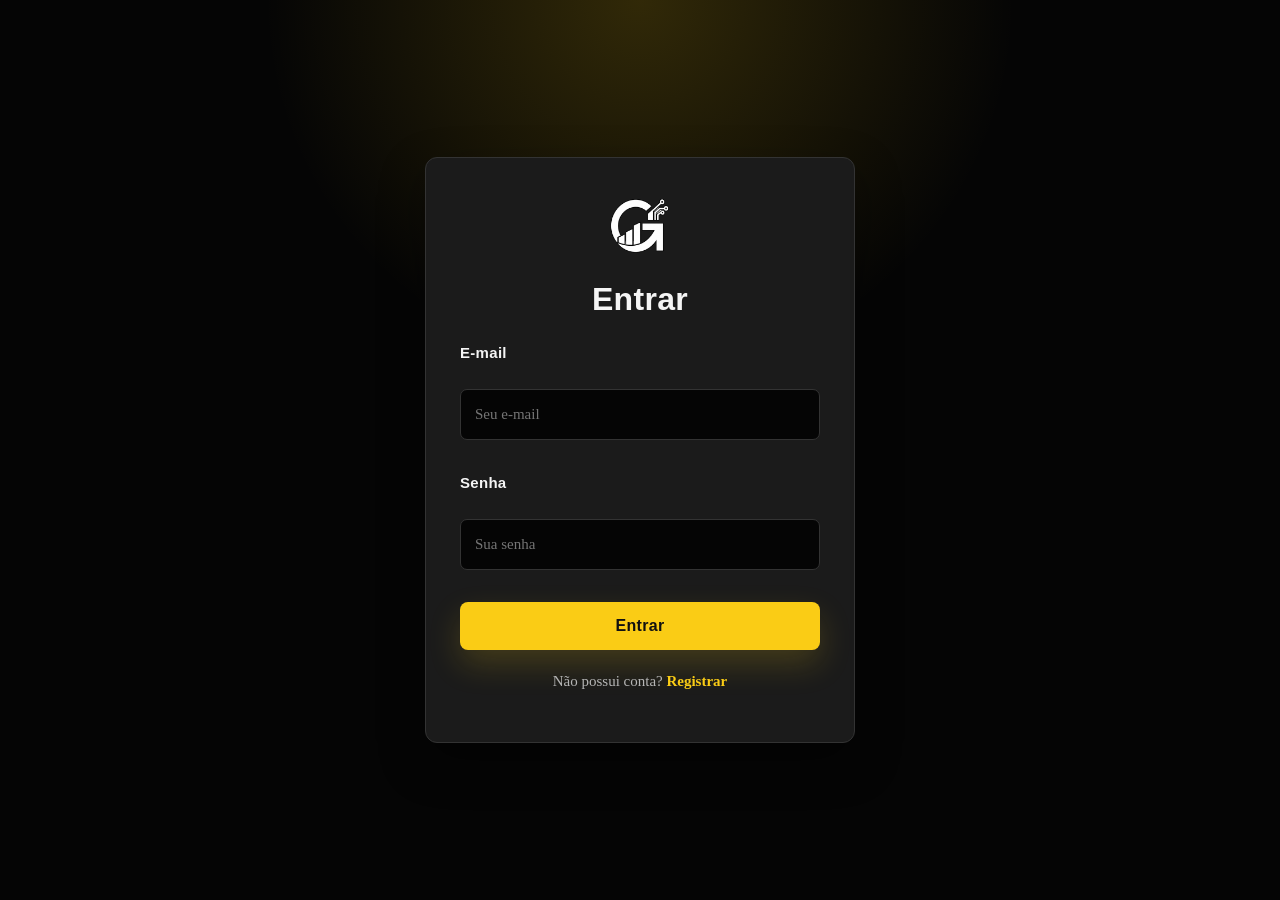
<file: login.html>
<!DOCTYPE html>
<html lang="pt-BR">
<head>
    <meta charset="UTF-8">
    <meta name="viewport" content="width=device-width, initial-scale=1.0">
    <title>Login | GrahanIA</title>

    <!-- Framework CSS Bootstrap -->
    <link href="https://cdn.jsdelivr.net/npm/bootstrap@5.3.3/dist/css/bootstrap.min.css" rel="stylesheet">

    <!-- CSS do projeto -->
    <link rel="stylesheet" href="css/style.css">
</head>
<body>

    <main class="auth-container">

        <!-- Formulário de autenticação -->
        <section class="auth-box">
            <a href="index.html">
                <img src="img/logo.png" class="auth-logo" alt="Logotipo da GrahanIA">
            </a>

            <h1>Entrar</h1>

            <form action="dashboard.html" method="get">
                <label for="email-login">E-mail</label>
                <input type="email" id="email-login" name="email" placeholder="Seu e-mail" required>

                <label for="senha-login">Senha</label>
                <input type="password" id="senha-login" name="senha" placeholder="Sua senha" required>

                <button type="submit" class="btn btn-primary">Entrar</button>
            </form>

            <p>
                Não possui conta?
                <a href="registro.html">Registrar</a>
            </p>
        </section>

    </main>
    <script src="js/tema.js"></script>
</body>
</html>
</file>
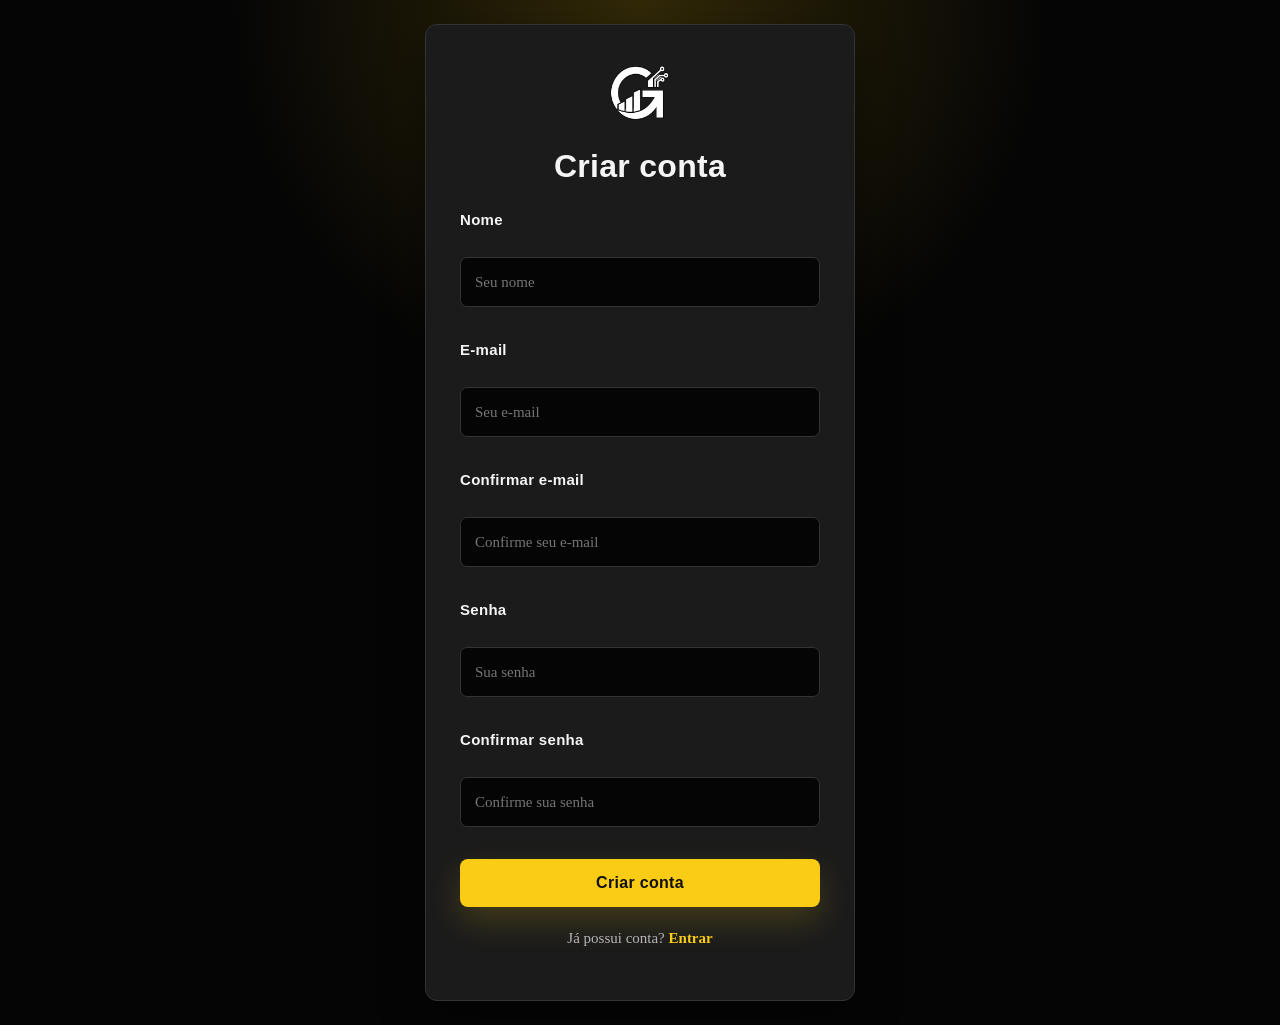
<file: registro.html>
<!DOCTYPE html>
<html lang="pt-BR">
<head>
    <meta charset="UTF-8">
    <meta name="viewport" content="width=device-width, initial-scale=1.0">
    <title>Registro | GrahanIA</title>

    <link href="https://cdn.jsdelivr.net/npm/bootstrap@5.3.3/dist/css/bootstrap.min.css" rel="stylesheet">
    <link rel="stylesheet" href="css/style.css">
</head>
<body>

<main class="auth-container">

    <section class="auth-box">
        <a href="index.html">
            <img src="img/logo.png" class="auth-logo" alt="Logotipo da GrahanIA">
        </a>

        <h1>Criar conta</h1>

        <form action="dashboard.html" method="get">
            <label for="nome-registro">Nome</label>
            <input type="text" id="nome-registro" name="nome" placeholder="Seu nome" required>

            <label for="email-registro">E-mail</label>
            <input type="email" id="email-registro" name="email" placeholder="Seu e-mail" required>

            <label for="confirmar-email-registro">Confirmar e-mail</label>
            <input type="email" id="confirmar-email-registro" name="confirmar-email" placeholder="Confirme seu e-mail" required>

            <label for="senha-registro">Senha</label>
            <input type="password" id="senha-registro" name="senha" placeholder="Sua senha" required>

            <label for="confirmar-senha-registro">Confirmar senha</label>
            <input type="password" id="confirmar-senha-registro" name="confirmar-senha" placeholder="Confirme sua senha" required>

            <button type="submit" class="btn btn-primary">Criar conta</button>
        </form>

        <p>
            Já possui conta?
            <a href="dashboard.html">Entrar</a>
        </p>
    </section>

</main>

<script src="js/tema.js"></script>
</body>
</html>
</file>
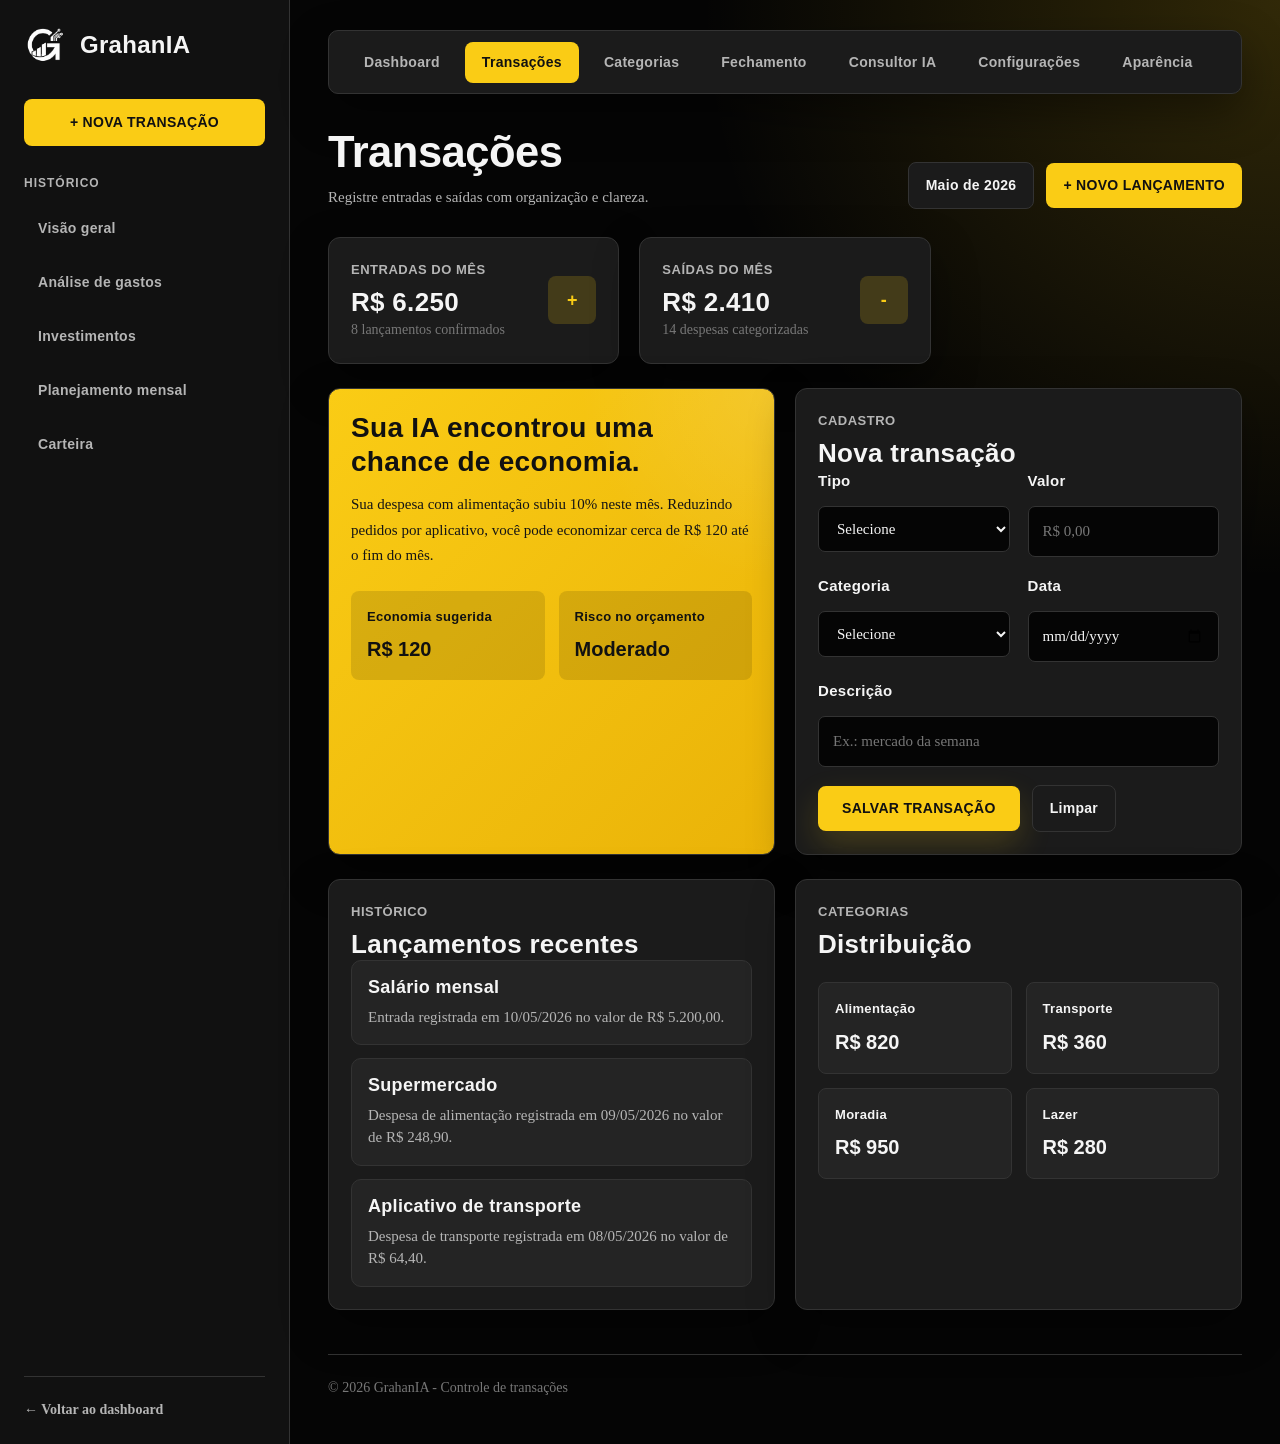
<file: transacoes.html>
<!DOCTYPE html>
<html lang="pt-BR">
<head>
    <meta charset="UTF-8">
    <meta name="viewport" content="width=device-width, initial-scale=1.0">
    <title>Transações | GrahanIA</title>

    <!-- Framework CSS Bootstrap -->
    <link href="https://cdn.jsdelivr.net/npm/bootstrap@5.3.3/dist/css/bootstrap.min.css" rel="stylesheet">

    <!-- CSS do projeto -->
    <link rel="stylesheet" href="css/style.css">
</head>
<body>

    <div class="app-layout">

        <!-- Menu lateral -->
        <aside class="sidebar">
            <div>
                <a href="dashboard.html" class="sidebar-logo">
                    <img src="img/logo.png" alt="Logotipo da GrahanIA">
                    <h2>GrahanIA</h2>
                </a>

                <a href="#nova-transacao" class="new-chat">+ Nova transação</a>

                <nav class="history">
                    <h3>Histórico</h3>
                    <a href="#">Visão geral</a>
                    <a href="#">Análise de gastos</a>
                    <a href="#">Investimentos</a>
                    <a href="#">Planejamento mensal</a>
                    <a href="#">Carteira</a>
                </nav>
            </div>

            <a href="dashboard.html" class="sidebar-bottom-link">← Voltar ao dashboard</a>
        </aside>

        <!-- Conteúdo principal -->
        <main class="page-content">

            <!-- Menu superior -->
            <nav class="system-top-menu">
                <a href="dashboard.html">Dashboard</a>
                <a href="transacoes.html" class="active">Transações</a>
                <a href="categoria.html">Categorias</a>
                <a href="fechamento.html">Fechamento</a>
                <a href="consultor.html">Consultor IA</a>
                <a href="configuracoes.html">Configurações</a>
                <a href="aparencia.html">Aparência</a>
            </nav>

            <header class="page-header">
                <div>
                    <h1>Transações</h1>
                    <p>Registre entradas e saídas com organização e clareza.</p>
                </div>

                <div class="page-actions">
                    <button class="date-button">Maio de 2026</button>
                    <a href="#nova-transacao" class="new-button">+ Novo lançamento</a>
                </div>
            </header>

            <section class="cards-row">
                <article class="money-card">
                    <div>
                        <p>Entradas do mês</p>
                        <h2>R$ 6.250</h2>
                        <small>8 lançamentos confirmados</small>
                    </div>
                    <div class="card-icon azul">+</div>
                </article>

                <article class="money-card">
                    <div>
                        <p>Saídas do mês</p>
                        <h2>R$ 2.410</h2>
                        <small>14 despesas categorizadas</small>
                    </div>
                    <div class="card-icon cinza">-</div>
                </article>
            </section>

            <section class="dashboard-grid">
                <article class="ia-card" id="insight-ia">
                    <h2>Sua IA encontrou uma chance de economia.</h2>
                    <p>
                        Sua despesa com alimentação subiu 10% neste mês.
                        Reduzindo pedidos por aplicativo, você pode economizar cerca de
                        R$ 120 até o fim do mês.
                    </p>

                    <div class="ia-stats">
                        <div>
                            <span>Economia sugerida</span>
                            <strong>R$ 120</strong>
                        </div>

                        <div>
                            <span>Risco no orçamento</span>
                            <strong>Moderado</strong>
                        </div>
                    </div>
                </article>

                <section class="chart-card" id="nova-transacao">
                    <div class="chart-header">
                        <p>Cadastro</p>
                        <h2>Nova transação</h2>
                    </div>

                    <!-- Formulário com 5 campos e 1 botão -->
                    <form action="#" method="post">
                        <div class="form-grid">
                            <div>
                                <label for="tipo-transacao">Tipo</label>
                                <select id="tipo-transacao" name="tipo" class="form-field" required>
                                    <option value="">Selecione</option>
                                    <option value="entrada">Entrada</option>
                                    <option value="saida">Saída</option>
                                </select>
                            </div>

                            <div>
                                <label for="valor-transacao">Valor</label>
                                <input type="text" id="valor-transacao" name="valor" class="form-field" placeholder="R$ 0,00" required>
                            </div>

                            <div>
                                <label for="categoria-transacao">Categoria</label>
                                <select id="categoria-transacao" name="categoria" class="form-field" required>
                                    <option value="">Selecione</option>
                                    <option value="salario">Salário</option>
                                    <option value="alimentacao">Alimentação</option>
                                    <option value="transporte">Transporte</option>
                                    <option value="moradia">Moradia</option>
                                    <option value="lazer">Lazer</option>
                                </select>
                            </div>

                            <div>
                                <label for="data-transacao">Data</label>
                                <input type="date" id="data-transacao" name="data" class="form-field" required>
                            </div>
                        </div>

                        <div>
                            <label for="descricao-transacao">Descrição</label>
                            <input type="text" id="descricao-transacao" name="descricao" class="form-field" placeholder="Ex.: mercado da semana" required>
                        </div>

                        <div class="form-actions">
                            <button type="submit" class="btn btn-primary new-button">Salvar transação</button>
                            <button type="reset" class="btn btn-outline-light date-button">Limpar</button>
                        </div>
                    </form>
                </section>
            </section>

            <section class="dashboard-grid">
                <article class="chart-card" id="historico">
                    <div class="chart-header">
                        <p>Histórico</p>
                        <h2>Lançamentos recentes</h2>
                    </div>

                    <div class="transaction-list">
                        <article>
                            <h3>Salário mensal</h3>
                            <p>Entrada registrada em 10/05/2026 no valor de R$ 5.200,00.</p>
                        </article>

                        <article>
                            <h3>Supermercado</h3>
                            <p>Despesa de alimentação registrada em 09/05/2026 no valor de R$ 248,90.</p>
                        </article>

                        <article>
                            <h3>Aplicativo de transporte</h3>
                            <p>Despesa de transporte registrada em 08/05/2026 no valor de R$ 64,40.</p>
                        </article>
                    </div>
                </article>

                <article class="chart-card">
                    <div class="chart-header">
                        <p>Categorias</p>
                        <h2>Distribuição</h2>
                    </div>

                    <div class="ia-stats simple-stats">
                        <div>
                            <span>Alimentação</span>
                            <strong>R$ 820</strong>
                        </div>

                        <div>
                            <span>Transporte</span>
                            <strong>R$ 360</strong>
                        </div>

                        <div>
                            <span>Moradia</span>
                            <strong>R$ 950</strong>
                        </div>

                        <div>
                            <span>Lazer</span>
                            <strong>R$ 280</strong>
                        </div>
                    </div>
                </article>
            </section>

            <footer class="footer">
                <p>© 2026 GrahanIA - Controle de transações</p>
            </footer>

        </main>

    </div>
    <script src="js/tema.js"></script>
</body>
</html>
</file>
<file: css/style.css>
/* =========================================================
   GRAHANIA - FINTECH PREMIUM
   Visual preto/branco + amarelo/azul/ciano/roxo
   Fontes: Oswald + EB Garamond
========================================================= */

/* =========================================================
   FONTES DO PROJETO
========================================================= */

/* =========================================================
   VARIÁVEIS DO TEMA
========================================================= */

:root {
    --bg: #050505;
    --bg-2: #111111;
    --sidebar: #111111;
    --card: #1b1b1b;
    --card-2: #242424;
    --border: #333333;

    --text: #f5f5f5;
    --muted: #b5b5b5;
    --muted-2: #777777;

    --accent: #facc15;
    --accent-2: #eab308;
    --accent-soft: rgba(250, 204, 21, 0.18);

    --shadow: 0 18px 45px rgba(0, 0, 0, 0.40);
}

/* Modo branco */
body[data-mode="white"] {
    --bg: #f5f5f5;
    --bg-2: #ffffff;
    --sidebar: #ffffff;
    --card: #ffffff;
    --card-2: #f1f5f9;
    --border: rgba(15, 23, 42, 0.14);

    --text: #111827;
    --muted: #475569;
    --muted-2: #64748b;

    --shadow: 0 16px 38px rgba(15, 23, 42, 0.10);
}

/* Cores principais */
body[data-accent="yellow"] {
    --accent: #facc15;
    --accent-2: #eab308;
    --accent-soft: rgba(250, 204, 21, 0.18);
}

body[data-accent="blue"] {
    --accent: #3b82f6;
    --accent-2: #1d4ed8;
    --accent-soft: rgba(59, 130, 246, 0.18);
}

body[data-accent="cyan"] {
    --accent: #06b6d4;
    --accent-2: #0891b2;
    --accent-soft: rgba(6, 182, 212, 0.18);
}

body[data-accent="purple"] {
    --accent: #8b5cf6;
    --accent-2: #6d28d9;
    --accent-soft: rgba(139, 92, 246, 0.18);
}

/* =========================================================
   RESET
========================================================= */

* {
    margin: 0;
    padding: 0;
    box-sizing: border-box;
}

html {
    scroll-behavior: smooth;
}

body {
    min-height: 100vh;
    background:
        radial-gradient(circle at top right, var(--accent-soft), transparent 28%),
        linear-gradient(135deg, var(--bg), var(--bg-2));
    color: var(--text);
    font-family: "EB Garamond", Georgia, serif;
    font-size: 15px;
}

a {
    color: inherit;
    text-decoration: none;
}

a:hover {
    color: inherit;
}

button,
input,
select,
textarea {
    font-family: inherit;
}

::selection {
    background: var(--accent);
    color: #111;
}

/* Scrollbar */
::-webkit-scrollbar {
    width: 9px;
}

::-webkit-scrollbar-track {
    background: var(--bg);
}

::-webkit-scrollbar-thumb {
    background: var(--card-2);
    border-radius: 6px;
}

::-webkit-scrollbar-thumb:hover {
    background: var(--accent);
}

/* =========================================================
   TIPOGRAFIA
========================================================= */

h1,
h2,
h3,
h4,
h5,
h6,
.home-logo span,
.sidebar-logo h2,
.system-top-menu a,
.home-menu a,
.new-chat,
.new-button,
.date-button,
.dark-button,
.btn,
button,
label,
.history h3,
.history a,
.money-card p,
.chart-header p,
.ia-stats span,
.theme-button {
    font-family: "Oswald", Arial, sans-serif;
    letter-spacing: 0.3px;
}

p,
small,
input,
select,
textarea,
.transaction-list p,
.message p,
.resource-card p,
.footer {
    font-family: "EB Garamond", Georgia, serif;
}

/* =========================================================
   LOGO
========================================================= */

.logo-box {
    width: 46px;
    height: 46px;
    border-radius: 6px;
    display: flex;
    align-items: center;
    justify-content: center;
    overflow: hidden;
    background: transparent;
    border: 1px solid var(--border);
    flex-shrink: 0;
}

.site-logo {
    width: 36px;
    height: 36px;
    object-fit: contain;
    display: block;
    background: transparent;
}

body[data-mode="dark"] .site-logo,
body:not([data-mode]) .site-logo {
    filter: brightness(0) invert(1);
}

body[data-mode="white"] .site-logo {
    filter: brightness(0) invert(0);
}

/* =========================================================
   HOME / INDEX
========================================================= */

.home-topbar {
    width: min(1180px, 92%);
    min-height: 68px;
    margin: 28px auto 0;
    padding: 0 24px;

    background: var(--card);
    border: 1px solid var(--border);
    border-radius: 10px;
    box-shadow: var(--shadow);

    display: flex;
    align-items: center;
    justify-content: space-between;
}

.home-logo {
    display: flex;
    align-items: center;
    gap: 12px;
}

.home-logo img {
    width: 40px;
    height: 40px;
    object-fit: contain;
    border-radius: 6px;
}

.home-logo span {
    color: var(--text);
    font-size: 22px;
    font-weight: 700;
}

.home-menu {
    display: flex;
    align-items: center;
    gap: 26px;
}

.home-menu a {
    color: var(--muted);
    font-weight: 600;
    font-size: 14px;
    transition: 0.25s;
}

.home-menu a:hover {
    color: var(--text);
}

.home-login {
    background: var(--accent);
    color: #111 !important;
    padding: 11px 24px;
    border-radius: 8px;
}

.hero-section {
    min-height: 800px;
    position: relative;
    overflow: hidden;

    display: flex;
    align-items: center;
    justify-content: center;
    flex-direction: column;
}

.hero-section::before {
    content: "";
    position: absolute;
    width: 720px;
    height: 720px;
    top: 120px;
    left: 50%;
    transform: translateX(-50%);
    background: radial-gradient(circle, rgba(255, 255, 255, 0.10), transparent 65%);
    pointer-events: none;
}

body[data-mode="white"] .hero-section::before {
    background: radial-gradient(circle, var(--accent-soft), transparent 65%);
}

.hero-content {
    max-width: 780px;
    text-align: center;
    z-index: 2;
    margin-top: 70px;
}

.hero-content h1 {
    font-size: clamp(38px, 5vw, 64px);
    line-height: 1;
    margin-bottom: 20px;
    font-weight: 700;
    letter-spacing: -1px;
}

.hero-content h1 span {
    color: var(--accent);
}

.hero-content p {
    color: #ffffff;
    font-size: 18px;
    font-family: "Oswald", Arial, sans-serif;
    font-weight: 500;
    line-height: 1.7;
    margin-bottom: 30px;
}

.custom-primary,
.btn-primary {
    background: var(--accent) !important;
    color: #111 !important;
    border: none !important;
    padding: 12px 24px !important;
    border-radius: 8px !important;
    font-weight: 700 !important;
    box-shadow: 0 14px 32px var(--accent-soft);
    transition: 0.25s;
}

.custom-primary:hover,
.btn-primary:hover {
    background: var(--accent-2) !important;
    transform: translateY(-1px);
}

.custom-secondary {
    background: var(--card) !important;
    color: var(--text) !important;
    border: 1px solid var(--border) !important;
    padding: 12px 24px !important;
    border-radius: 8px !important;
    font-weight: 700 !important;
}

.phone-preview {
    width: 350px;
    height: 500px;
    margin-top: 70px;
    border: 7px solid var(--border);
    border-radius: 28px 28px 0 0;
    background:
        radial-gradient(circle at top, var(--accent-soft), transparent 42%),
        linear-gradient(180deg, var(--card-2), var(--bg));
    box-shadow: 0 0 90px var(--accent-soft);
    position: relative;
    z-index: 2;
}

.phone-top {
    width: 105px;
    height: 28px;
    background: var(--bg);
    border-radius: 0 0 12px 12px;
    margin: 0 auto;
}

.phone-content {
    height: 82%;
    display: flex;
    align-items: center;
    justify-content: center;
    flex-direction: column;
    text-align: center;
}

.phone-content img {
    width: 74px;
    margin-bottom: 22px;
}

.phone-content h2 {
    font-weight: 700;
}

.phone-content p {
    color: var(--muted);
    max-width: 210px;
}

/* Bancos flutuantes */

.bank-floating {
    position: absolute;
    z-index: 4;
    display: flex;
    align-items: center;
    animation: floatBank 4s ease-in-out infinite;
}

.bank-floating img {
    width: 70px;
    height: 70px;
    object-fit: cover;
    border-radius: 8px;
    background: var(--bg);
    box-shadow: 0 0 28px var(--accent-soft);
}

.bank-picpay {
    left: 13%;
    top: 43%;
}

.bank-nubank {
    right: 13%;
    top: 48%;
    animation-delay: 0.8s;
}

.bank-inter {
    left: 17%;
    bottom: 22%;
    animation-delay: 1.4s;
}

.bank-santander {
    right: 16%;
    bottom: 20%;
    animation-delay: 2s;
}

@keyframes floatBank {
    0%, 100% {
        transform: translateY(0);
    }

    50% {
        transform: translateY(-14px);
    }
}

/* Recursos da home */

.home-resources {
    padding: 70px 0;
}

.home-resources h2 {
    text-align: center;
    margin-bottom: 36px;
    font-size: 34px;
    font-weight: 700;
}

.resource-card {
    height: 100%;
    background: var(--card);
    border: 1px solid var(--border);
    border-radius: 12px;
    padding: 26px;
    box-shadow: var(--shadow);
    transition: 0.25s;
}

.resource-card:hover {
    transform: translateY(-3px);
    border-color: var(--accent);
}

.resource-card h3 {
    color: var(--text);
    font-size: 22px;
    font-weight: 700;
}

.resource-card p {
    color: var(--muted);
    font-size: 15px;
}

/* =========================================================
   AUTH LOGIN / REGISTRO
========================================================= */

.auth-container {
    min-height: 100vh;
    background:
        radial-gradient(circle at top, var(--accent-soft), transparent 34%),
        var(--bg);
    display: flex;
    align-items: center;
    justify-content: center;
    padding: 24px;
}

.auth-box {
    width: 430px;
    background: var(--card);
    border: 1px solid var(--border);
    border-radius: 12px;
    padding: 34px;
    text-align: center;
    box-shadow: var(--shadow);
}

.auth-logo {
    width: 70px;
    margin-bottom: 18px;
}

.auth-box h1 {
    margin-bottom: 24px;
    font-size: 32px;
    font-weight: 700;
}

.auth-box form {
    text-align: left;
}

.auth-box label {
    color: var(--text);
    font-weight: 600;
    margin-bottom: 7px;
    display: block;
}

.auth-box input {
    width: 100%;
    padding: 13px 14px;
    margin-bottom: 14px;
    background: var(--bg);
    border: 1px solid var(--border);
    color: var(--text);
    border-radius: 7px;
    outline: none;
    font-size: 15px;
}

body[data-mode="white"] .auth-box input {
    background: #fff;
}

.auth-box input:focus {
    border-color: var(--accent);
    box-shadow: 0 0 0 4px var(--accent-soft);
}

.auth-box button {
    width: 100%;
    padding: 13px;
    border-radius: 8px;
}

.auth-box p {
    color: var(--muted);
    margin-top: 20px;
}

.auth-box a {
    color: var(--accent);
    font-weight: 700;
}

/* =========================================================
   LAYOUT INTERNO
========================================================= */

.app-layout {
    min-height: 100vh;
    display: flex;
    background:
        radial-gradient(circle at top right, var(--accent-soft), transparent 30%),
        var(--bg);
}

.sidebar {
    width: 290px;
    min-height: 100vh;
    background: var(--sidebar);
    border-right: 1px solid var(--border);
    padding: 24px;

    display: flex;
    flex-direction: column;
    justify-content: space-between;
}

.sidebar-logo {
    display: flex;
    align-items: center;
    gap: 13px;
    margin-bottom: 32px;
    color: var(--text);
}

.sidebar-logo img {
    width: 43px;
    height: 43px;
    object-fit: contain;
    border-radius: 6px;
}

.sidebar-logo h2 {
    font-size: 24px;
    margin: 0;
    font-weight: 700;
}

.sidebar-logo:hover h2 {
    color: var(--accent);
}

.new-chat {
    width: 100%;
    display: block;
    text-align: center;
    background: var(--accent);
    color: #111;
    padding: 13px;
    border-radius: 8px;
    font-size: 14px;
    font-weight: 700;
    margin-bottom: 30px;
    transition: 0.25s;
    text-transform: uppercase;
}

.new-chat:hover {
    background: var(--accent-2);
    color: #111;
    transform: translateY(-1px);
}

.history h3 {
    color: var(--muted);
    font-size: 12px;
    margin-bottom: 16px;
    text-transform: uppercase;
    font-weight: 700;
    letter-spacing: 1px;
}

.history a {
    display: block;
    color: var(--muted);
    padding: 11px 13px;
    border-radius: 7px;
    margin-bottom: 9px;
    transition: 0.25s;
    border: 1px solid transparent;
    font-weight: 600;
    font-size: 14px;
}

.history a:hover,
.history a.active {
    background: var(--card-2);
    border-color: var(--border);
    color: var(--text);
}

.sidebar-bottom-link {
    display: block;
    color: var(--muted);
    font-size: 14px;
    padding-top: 22px;
    border-top: 1px solid var(--border);
    transition: 0.25s;
    font-weight: 600;
}

.sidebar-bottom-link:hover {
    color: var(--text);
}

.page-content {
    flex: 1;
    min-width: 0;
    padding: 30px 38px;
}

/* =========================================================
   MENU SUPERIOR
========================================================= */

.system-top-menu {
    width: 100%;
    min-height: 64px;
    display: flex;
    align-items: center;
    gap: 8px;

    margin-bottom: 32px;
    padding: 10px 18px;

    background: var(--card);
    border: 1px solid var(--border);
    border-radius: 10px;
    box-shadow: var(--shadow);
}

.system-top-menu a {
    color: var(--muted);
    font-size: 14px;
    font-weight: 700;
    padding: 10px 17px;
    border-radius: 8px;
    transition: 0.25s;
}

.system-top-menu a:hover {
    background: var(--card-2);
    color: var(--text);
}

.system-top-menu a.active {
    background: var(--accent);
    color: #111;
    box-shadow: none;
}

/* =========================================================
   CABEÇALHO
========================================================= */

.page-header {
    display: flex;
    justify-content: space-between;
    align-items: flex-end;
    gap: 22px;
    margin-bottom: 28px;
}

.page-header h1 {
    font-size: clamp(30px, 3.4vw, 44px);
    margin: 0 0 8px;
    font-weight: 700;
    letter-spacing: -0.5px;
}

.page-header p {
    margin: 0;
    color: var(--muted);
    font-size: 15px;
}

/* =========================================================
   BOTÕES
========================================================= */

.page-actions,
.form-actions {
    display: flex;
    align-items: center;
    gap: 12px;
    flex-wrap: wrap;
}

.date-button,
.new-button,
.dark-button {
    border: none;
    outline: none;
    border-radius: 8px;
    padding: 12px 17px;
    font-size: 14px;
    font-weight: 700;
    font-family: "Oswald", Arial, sans-serif;
}

.date-button {
    background: var(--card);
    color: var(--text);
    border: 1px solid var(--border);
}

.new-button {
    background: var(--accent);
    color: #111;
    transition: 0.25s;
    text-transform: uppercase;
}

.new-button:hover {
    background: var(--accent-2);
    color: #111;
    transform: translateY(-1px);
}

.dark-button {
    display: inline-block;
    margin-top: 22px;
    background: var(--bg);
    color: var(--text);
    border: 1px solid var(--border);
}

/* =========================================================
   CARDS E GRIDS
========================================================= */

.cards-row {
    display: grid;
    grid-template-columns: repeat(3, minmax(0, 1fr));
    gap: 20px;
    margin-bottom: 24px;
}

.dashboard-grid {
    display: grid;
    grid-template-columns: repeat(2, minmax(0, 1fr));
    gap: 20px;
    margin-bottom: 24px;
}

.money-card,
.ia-card,
.chart-card {
    background: var(--card);
    border: 1px solid var(--border);
    border-radius: 12px;
    padding: 22px;
    box-shadow: var(--shadow);
    position: relative;
    overflow: hidden;
}

.money-card:hover,
.chart-card:hover {
    border-color: var(--accent);
}

.money-card {
    display: flex;
    align-items: center;
    justify-content: space-between;
    gap: 18px;
}

.money-card p,
.chart-header p {
    margin: 0 0 8px;
    color: var(--muted);
    font-size: 13px;
    font-weight: 700;
    text-transform: uppercase;
    letter-spacing: 0.5px;
}

.money-card h2,
.chart-header h2 {
    margin: 0;
    font-size: 26px;
    font-weight: 700;
}

.money-card small {
    color: var(--muted-2);
    font-weight: 500;
    font-size: 14px;
}

.card-icon {
    width: 48px;
    height: 48px;
    border-radius: 8px;
    display: flex;
    align-items: center;
    justify-content: center;
    background: var(--accent-soft);
    color: var(--accent);
    font-size: 18px;
    font-family: "Oswald", Arial, sans-serif;
    font-weight: 700;
}

.ia-card {
    background:
        radial-gradient(circle at top right, rgba(255, 255, 255, 0.12), transparent 30%),
        linear-gradient(135deg, var(--accent), var(--accent-2));
    color: #111;
}

.ia-card h2 {
    margin: 0 0 14px;
    font-size: 28px;
    font-weight: 700;
    color: #111;
}

.ia-card p {
    color: #151515;
    line-height: 1.7;
    margin: 0;
    font-size: 15px;
}

.ia-stats {
    display: grid;
    grid-template-columns: repeat(2, minmax(0, 1fr));
    gap: 14px;
    margin-top: 22px;
}

.ia-stats div {
    background: rgba(0, 0, 0, 0.12);
    border-radius: 8px;
    padding: 16px;
}

.ia-stats span {
    display: block;
    color: #111;
    font-size: 13px;
    margin-bottom: 8px;
    font-weight: 700;
}

.ia-stats strong {
    font-size: 20px;
    color: #111;
    font-family: "Oswald", Arial, sans-serif;
    font-weight: 700;
}

.simple-stats div {
    background: var(--card-2);
    border: 1px solid var(--border);
}

.simple-stats span,
.simple-stats strong {
    color: var(--text);
}

/* =========================================================
   GRÁFICO FAKE
========================================================= */

.fake-chart {
    height: 160px;
    margin-top: 28px;
    display: flex;
    align-items: end;
    gap: 14px;
}

.bar {
    width: 38px;
    background: linear-gradient(180deg, var(--accent), var(--accent-2));
    border-radius: 8px 8px 0 0;
}

.h-40 { height: 40%; }
.h-45 { height: 45%; }
.h-55 { height: 55%; }
.h-65 { height: 65%; }
.h-75 { height: 75%; }
.h-90 { height: 90%; }

/* =========================================================
   FORMULÁRIOS
========================================================= */

.form-grid {
    display: grid;
    grid-template-columns: repeat(2, minmax(0, 1fr));
    gap: 18px;
}

form {
    display: flex;
    flex-direction: column;
    gap: 18px;
}

label {
    color: var(--text);
    font-weight: 600;
    margin-bottom: 6px;
}

.form-field {
    display: block;
    width: 100%;
    margin-top: 8px;
    padding: 13px 14px;
    background: var(--bg);
    border: 1px solid var(--border);
    color: var(--text);
    border-radius: 7px;
    outline: none;
    transition: 0.25s;
    font-size: 15px;
}

body[data-mode="white"] .form-field {
    background: #fff;
}

.form-field:focus {
    border-color: var(--accent);
    box-shadow: 0 0 0 4px var(--accent-soft);
}

.form-field::placeholder {
    color: var(--muted-2);
}

/* =========================================================
   CONSULTOR IA
========================================================= */

.chat-page {
    display: flex;
    flex-direction: column;
}

.chat-box {
    flex: 1;
    background: var(--card);
    border: 1px solid var(--border);
    border-radius: 12px;
    padding: 26px;
    overflow-y: auto;
    min-height: 520px;
    box-shadow: var(--shadow);
}

.message {
    display: flex;
    gap: 15px;
    margin-bottom: 26px;
}

.message img {
    width: 42px;
    height: 42px;
    border-radius: 6px;
    background: var(--bg);
    border: 1px solid var(--border);
    padding: 6px;
}

.message div {
    max-width: 680px;
    padding: 16px 18px;
    border-radius: 10px;
}

.message strong {
    display: block;
    margin-bottom: 8px;
    font-family: "Oswald", Arial, sans-serif;
    font-weight: 700;
}

.message p {
    color: var(--muted);
    line-height: 1.6;
    margin: 0;
    font-size: 15px;
}

.ia-message div {
    background: var(--card-2);
    border: 1px solid var(--border);
}

.user-message {
    justify-content: flex-end;
}

.user-message div {
    background: var(--accent);
    color: #111;
}

.user-message p {
    color: #111;
}

.chat-input-area {
    margin-top: 18px;
    background: var(--card);
    border: 1px solid var(--border);
    border-radius: 12px;
    padding: 12px;
    display: flex;
    gap: 12px;
    box-shadow: var(--shadow);
}

.chat-input-area input {
    flex: 1;
    background: transparent;
    border: none;
    outline: none;
    color: var(--text);
    font-size: 15px;
    padding: 12px;
}

.chat-input-area button {
    background: var(--accent);
    color: #111;
    border: none;
    border-radius: 8px;
    padding: 0 26px;
    font-family: "Oswald", Arial, sans-serif;
    font-weight: 700;
}

/* =========================================================
   TRANSAÇÕES / CATEGORIAS
========================================================= */

.transaction-list {
    display: grid;
    gap: 13px;
}

.transaction-list article {
    background: var(--card-2);
    border: 1px solid var(--border);
    border-radius: 10px;
    padding: 16px;
}

.transaction-list h3 {
    margin: 0 0 7px;
    font-size: 18px;
    font-family: "Oswald", Arial, sans-serif;
    font-weight: 700;
}

.transaction-list p {
    color: var(--muted);
    margin: 0;
    font-size: 15px;
}

/* =========================================================
   FECHAMENTO
========================================================= */

.fechamento-hero {
    background:
        radial-gradient(circle at top right, rgba(255, 255, 255, 0.12), transparent 34%),
        linear-gradient(135deg, var(--accent), var(--accent-2));
    border-radius: 12px;
    padding: 32px;
    margin-bottom: 24px;
    display: flex;
    justify-content: space-between;
    align-items: center;
    color: #111;
    box-shadow: var(--shadow);
}

.fechamento-hero p {
    margin: 0 0 9px;
    text-transform: uppercase;
    font-size: 13px;
    font-family: "Oswald", Arial, sans-serif;
    font-weight: 700;
}

.fechamento-hero h2 {
    margin: 0;
    font-size: 44px;
    line-height: 1;
    font-family: "Oswald", Arial, sans-serif;
    font-weight: 700;
}

.fechamento-hero span {
    color: #111;
}

.fechamento-export {
    background: #111;
    color: #fff;
    padding: 13px 20px;
    border-radius: 8px;
    font-family: "Oswald", Arial, sans-serif;
    font-weight: 700;
}

.checklist {
    display: grid;
    gap: 13px;
}

.checklist p {
    position: relative;
    margin: 0;
    padding: 14px 16px 14px 42px;
    background: var(--card-2);
    border: 1px solid var(--border);
    border-radius: 8px;
    color: var(--text);
    font-weight: 600;
}

.checklist p::before {
    content: "✓";
    position: absolute;
    left: 16px;
    color: var(--accent);
    font-family: "Oswald", Arial, sans-serif;
    font-weight: 700;
}

.fechamento-grid {
    display: grid;
    grid-template-columns: repeat(2, minmax(0, 1fr));
    gap: 18px;
}

.fechamento-card {
    background: var(--card-2);
    border: 1px solid var(--border);
    border-radius: 12px;
    padding: 22px;
}

.fechamento-card h3 {
    font-family: "Oswald", Arial, sans-serif;
    font-weight: 700;
}

.fechamento-card p {
    color: var(--muted);
}

.fechamento-card > a {
    display: inline-block;
    background: var(--accent);
    color: #111;
    padding: 12px 16px;
    border-radius: 8px;
    font-family: "Oswald", Arial, sans-serif;
    font-weight: 700;
}

/* =========================================================
   APARÊNCIA
========================================================= */

.appearance-options,
.theme-options {
    display: flex;
    flex-wrap: wrap;
    gap: 14px;
    margin-top: 18px;
}

.theme-button {
    border: 1px solid var(--border);
    background: var(--card-2);
    color: var(--text);
    padding: 13px 17px;
    border-radius: 8px;
    font-weight: 700;
    cursor: pointer;
    font-size: 14px;
}

.theme-button:hover,
.theme-button-active {
    border-color: var(--accent);
    box-shadow: 0 0 0 4px var(--accent-soft);
}

.theme-dot {
    display: inline-block;
    width: 13px;
    height: 13px;
    border-radius: 50%;
    margin-right: 8px;
}

.theme-yellow { background: #facc15; }
.theme-blue { background: #3b82f6; }
.theme-cyan { background: #06b6d4; }
.theme-purple { background: #8b5cf6; }
.theme-dark { background: #111; border: 1px solid #666; }
.theme-white { background: #fff; border: 1px solid #999; }

/* =========================================================
   TEMA BRANCO - AJUSTES
========================================================= */

body[data-mode="white"] {
    background: #f5f5f5;
}

body[data-mode="white"] .sidebar,
body[data-mode="white"] .system-top-menu,
body[data-mode="white"] .chart-card,
body[data-mode="white"] .money-card,
body[data-mode="white"] .auth-box,
body[data-mode="white"] .resource-card,
body[data-mode="white"] .chat-box,
body[data-mode="white"] .chat-input-area {
    background: #ffffff;
}

body[data-mode="white"] h1,
body[data-mode="white"] h2,
body[data-mode="white"] h3,
body[data-mode="white"] label,
body[data-mode="white"] .sidebar-logo h2,
body[data-mode="white"] .home-logo span {
    color: #111827;
}

body[data-mode="white"] p,
body[data-mode="white"] small,
body[data-mode="white"] .history a,
body[data-mode="white"] .system-top-menu a,
body[data-mode="white"] .footer {
    color: #475569;
}

body[data-mode="white"] .system-top-menu a.active,
body[data-mode="white"] .new-chat,
body[data-mode="white"] .new-button,
body[data-mode="white"] .btn-primary {
    color: #111 !important;
}

/* =========================================================
   RODAPÉ
========================================================= */

.footer {
    margin-top: 44px;
    padding-top: 22px;
    border-top: 1px solid var(--border);
    color: var(--muted-2);
    font-size: 14px;
}

/* =========================================================
   RESPONSIVO
========================================================= */

@media (max-width: 1100px) {
    .home-topbar {
        width: 92%;
    }

    .bank-floating {
        display: none;
    }

    .app-layout {
        flex-direction: column;
    }

    .sidebar {
        width: 100%;
        min-height: auto;
        border-right: none;
        border-bottom: 1px solid var(--border);
    }

    .page-content {
        padding: 26px;
    }

    .cards-row,
    .dashboard-grid,
    .form-grid,
    .fechamento-grid {
        grid-template-columns: 1fr;
    }

    .page-header,
    .fechamento-hero {
        flex-direction: column;
        align-items: flex-start;
    }
}

@media (max-width: 700px) {
    .home-topbar {
        flex-direction: column;
        gap: 16px;
        padding: 18px;
        border-radius: 10px;
    }

    .home-menu {
        flex-wrap: wrap;
        justify-content: center;
    }

    .hero-content {
        padding: 0 18px;
    }

    .hero-content h1 {
        font-size: 38px;
    }

    .phone-preview {
        width: 285px;
        height: 420px;
    }

    .system-top-menu {
        flex-wrap: wrap;
    }

    .system-top-menu a {
        flex: 1;
        text-align: center;
    }

    .page-content {
        padding: 18px;
    }

    .chat-input-area {
        flex-direction: column;
    }

    .chat-input-area button {
        padding: 14px;
    }

    .theme-button {
        width: 100%;
        text-align: left;
    }
}
</file>
